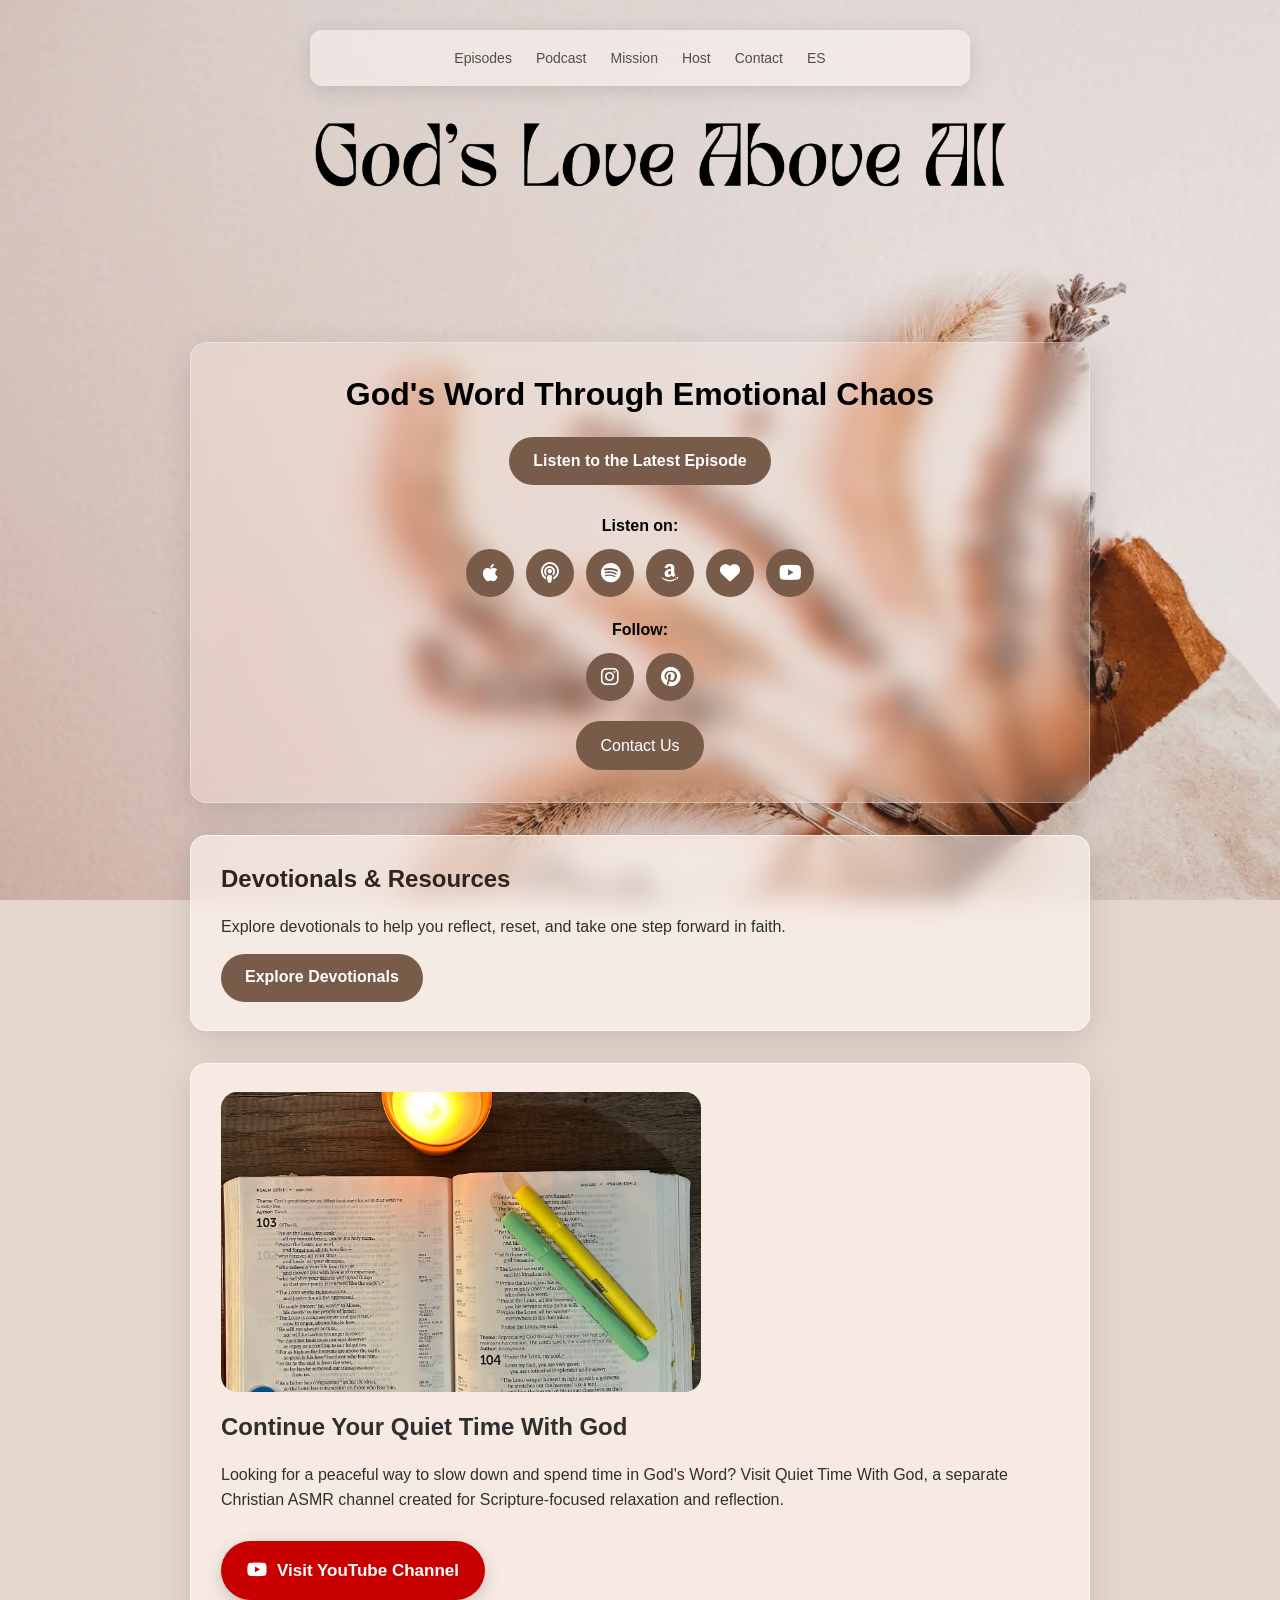
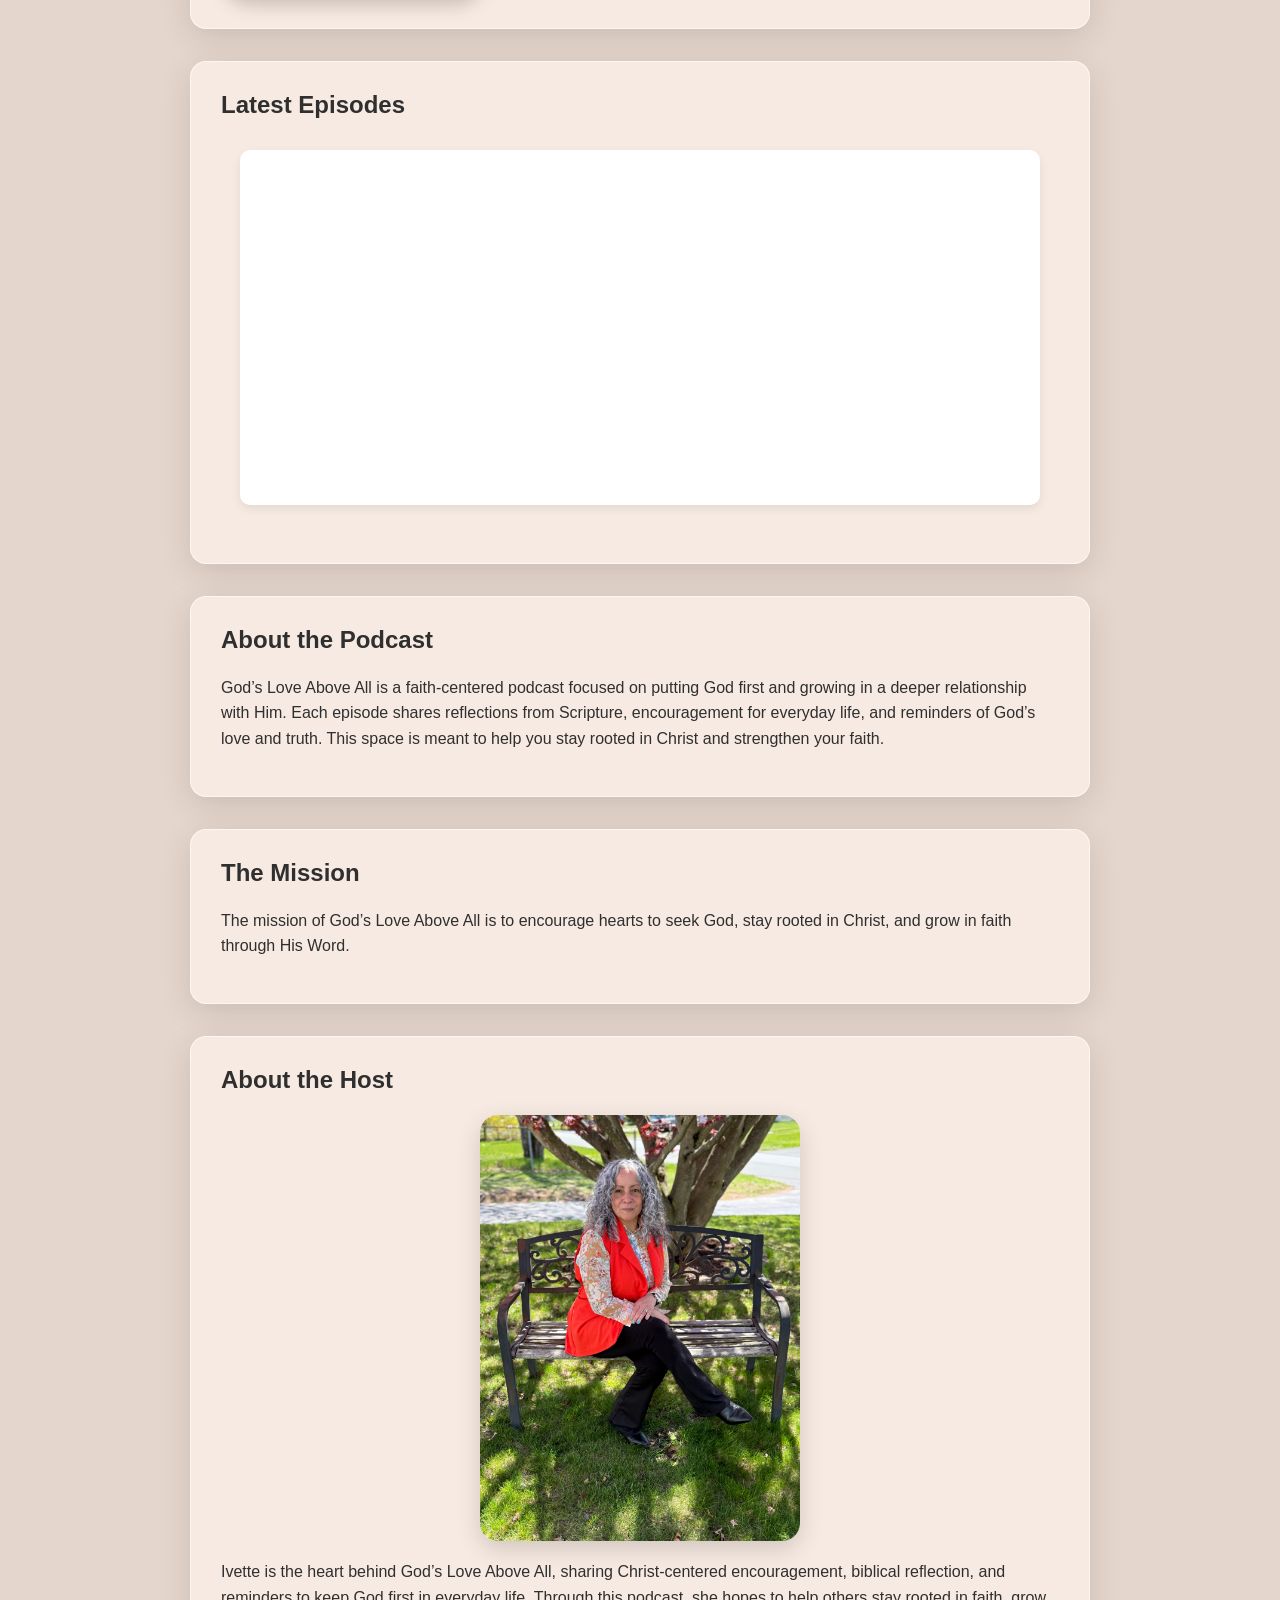
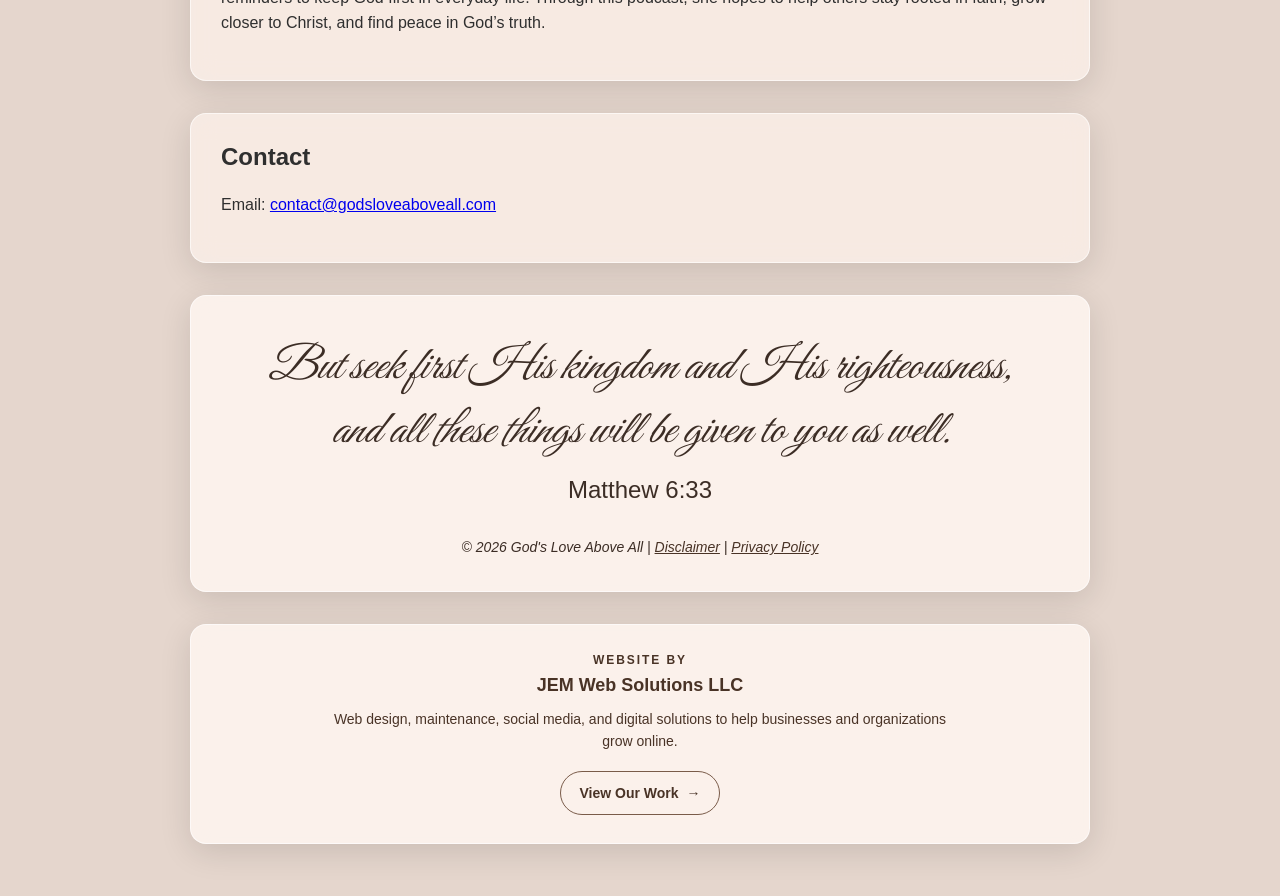
<file: index.html>
<!DOCTYPE html>
<html lang="en">
<head>
  <!-- Google tag (gtag.js) -->
<script async src="https://www.googletagmanager.com/gtag/js?id=G-HRJC5FQG7M"></script>
<script>
  window.dataLayer = window.dataLayer || [];
  function gtag(){dataLayer.push(arguments);}
  gtag('js', new Date());

  gtag('config', 'G-HRJC5FQG7M');
</script>
<meta charset="UTF-8">
<meta name="viewport" content="width=device-width, initial-scale=1.0">
<title>God's Love Above All</title>
<link rel="stylesheet" href="style.css">
<link rel="stylesheet" href="https://cdnjs.cloudflare.com/ajax/libs/font-awesome/6.5.0/css/all.min.css">
<link href="https://fonts.googleapis.com/css2?family=Great+Vibes&display=swap" rel="stylesheet">
<script src="navigation.js" defer></script>
</head>

<body>

    <header class="site-header">


        
        <a class="mobile-brand" href="index.html">God’s Love Above All</a>
        <button class="menu-toggle" type="button" aria-expanded="false" aria-controls="main-navigation" aria-label="Open menu" hidden>
          <span></span><span></span><span></span>
        </button>
        <nav id="main-navigation" aria-label="Main navigation">
          <a href="#episodes-section">Episodes</a>
          <a href="#about">Podcast</a>
          <a href="#mission">Mission</a>
          <a href="#host">Host</a>
          <a href="#contact">Contact</a>
          <a href="es.html">ES</a>
        
        </nav>
        </header>

    <section class="hero">   
                  <h2>God's Word Through Emotional Chaos</h2>
                  <a class="primary-button" href="#episodes-section">Listen to the Latest Episode</a>
            <div class="listen-on">

                <p>Listen on:</p>
              
                <div class="platform-icons">

                    <a href="https://podcasts.apple.com/us/podcast/gods-love-above-all/id1883376237" target="_blank" aria-label="Apple Podcasts">
                        <i class="fa-brands fa-apple"></i>
                      </a>
                    
                    <a href="https://hellofw5.podbean.com/e/trailergods-love-above-all/" target="_blank" aria-label="Podbean">
                        <i class="fa-solid fa-podcast"></i>
                      </a>
                    
                    <a href="https://open.spotify.com/show/4cwq4dIFo6fKn4jEsIoV0Q" target="_blank" aria-label="Spotify">
                    <i class="fa-brands fa-spotify"></i>
                    </a>
                    <a href="https://music.amazon.com/podcasts/1dc043ef-85d8-442a-a1b0-2720efad68a0/god’s-love-above-all" target="_blank" aria-label="Amazon Music">
                      <i class="fa-brands fa-amazon"></i>
                  </a>
                  
                  <a href="https://www.iheart.com/podcast/1333-gods-love-above-all-326043954/" target="_blank" aria-label="iHeart">
                      <i class="fa-solid fa-heart"></i>
                  </a>
                  <a href="https://www.youtube.com/@GodsLoveAboveAll-f8w" target="_blank" class="youtube-icon" aria-label="YouTube">
                                        <i class="fa-brands fa-youtube"></i>
                  </a>
                    </div>
                    
              
                <p class="follow-text">Follow:</p>
              
                <div class="social-icons">
                    <a href="https://www.instagram.com/godsloveaboveall_/" target="_blank" aria-label="Instagram">
                        <i class="fa-brands fa-instagram"></i>
                        </a>  
                        <a href="https://www.pinterest.com/imontanez0265" target="_blank" aria-label="Pinterest">
                          <i class="fa-brands fa-pinterest"></i>
                        </a>             

                      </div>
                        <a href="mailto:contact@godsloveaboveall.com" class="contact-button">Contact Us</a>            
            </div>
            </section>

    <section id="devotionals">
      <h2><a href="devotionals.html">Devotionals &amp; Resources</a></h2>
      <p>Explore devotionals to help you reflect, reset, and take one step forward in faith.</p>
      <a class="resource-button" href="devotionals.html">Explore Devotionals</a>
    </section>
            <section id="quiet-time-feature">
              <img src="quiet-time-cover 2.jpeg"
     alt="Open Bible with candle, highlighters, and heart-shaped notes"
     class="quiet-time-cover">
              <h2>Continue Your Quiet Time With God</h2>
            
              <p>
                Looking for a peaceful way to slow down and spend time in God's Word?
                Visit Quiet Time With God, a separate Christian ASMR channel created
                for Scripture-focused relaxation and reflection.
              </p>
            
              <a href="https://www.youtube.com/@quietwithgodasmr"
                 target="_blank"
                 rel="noopener noreferrer"
                 class="quiet-youtube-btn" aria-label="YouTube">
                <i class="fab fa-youtube"></i>
                Visit YouTube Channel
              </a>
  
            </section>

      <section id="episodes-section">
                              <h2>Latest Episodes</h2>
            
                    <div class="podcast-player">
                        <iframe title="God’s Love Above All"
                          allowtransparency="true"
                          height="315"
                          width="100%"
                          style="border: none; min-width: min(100%, 430px); height:315px;"
                          scrolling="no"
                          data-name="pb-iframe-player"
                          src="https://www.podbean.com/player-v2/?i=mju8r-14e6047-pbblog-playlist&share=1&download=1&fonts=Arial&skin=1&font-color=auto&rtl=0&logo_link=episode_page&btn-skin=7&size=315"
                          loading="lazy"
                          allowfullscreen="">
                        </iframe>
                      </div>
            
            </section>
<section id="about">
<h2>About the Podcast </h2>
<p>
     God’s Love Above All is a faith-centered podcast focused on putting God first and growing in a deeper relationship with Him. Each episode shares reflections from Scripture, encouragement for everyday life, and reminders of God’s love and truth. This space is meant to help you stay rooted in Christ and strengthen your faith.
</p>
</section>







<section id="mission">
    <h2>The Mission</h2>
    <p>The mission of God’s Love Above All is to encourage hearts to seek God, stay rooted in Christ, and grow in faith through His Word.</p>
    </section>


<section id="host">
    <h2>About the Host</h2>
    <img src="host-photo.jpg" alt="Photo of the host" class="host-photo">
    <p>Ivette is the heart behind God’s Love Above All, sharing Christ-centered encouragement, biblical reflection, and reminders to keep God first in everyday life. Through this podcast, she hopes to help others stay rooted in faith, grow closer to Christ, and find peace in God’s truth.</p>
  </section>



  

  <section id="contact">
<h2>Contact</h2>
<p>Email: <a href="mailto:contact@godsloveaboveall.com">contact@godsloveaboveall.com</a></p>
</section>

<footer class="footer-verse">
  <p class="verse">
      But seek first His kingdom and His righteousness, and all these things will be given to you as well.
  </p>
  <p class="verse-ref">Matthew 6:33</p>
  <p class="footer-copy">© 2026 God's Love Above All | <a href="disclaimer.html">Disclaimer</a> | <a href="privacy.html">Privacy Policy</a></p>
</footer>

<div class="business-credit">
    <p class="business-credit-label">Website by</p>
    <a class="business-credit-name" href="https://jemwebsolutions.com" target="_blank" rel="noopener noreferrer">JEM Web Solutions LLC</a>
    <p class="business-credit-description">Web design, maintenance, social media, and digital solutions to help businesses and organizations grow online.</p>
    <a class="business-credit-button" href="https://jemwebsolutions.com" target="_blank" rel="noopener noreferrer">View Our Work <span aria-hidden="true">→</span></a>
</div>
</body>
</html>
</file>
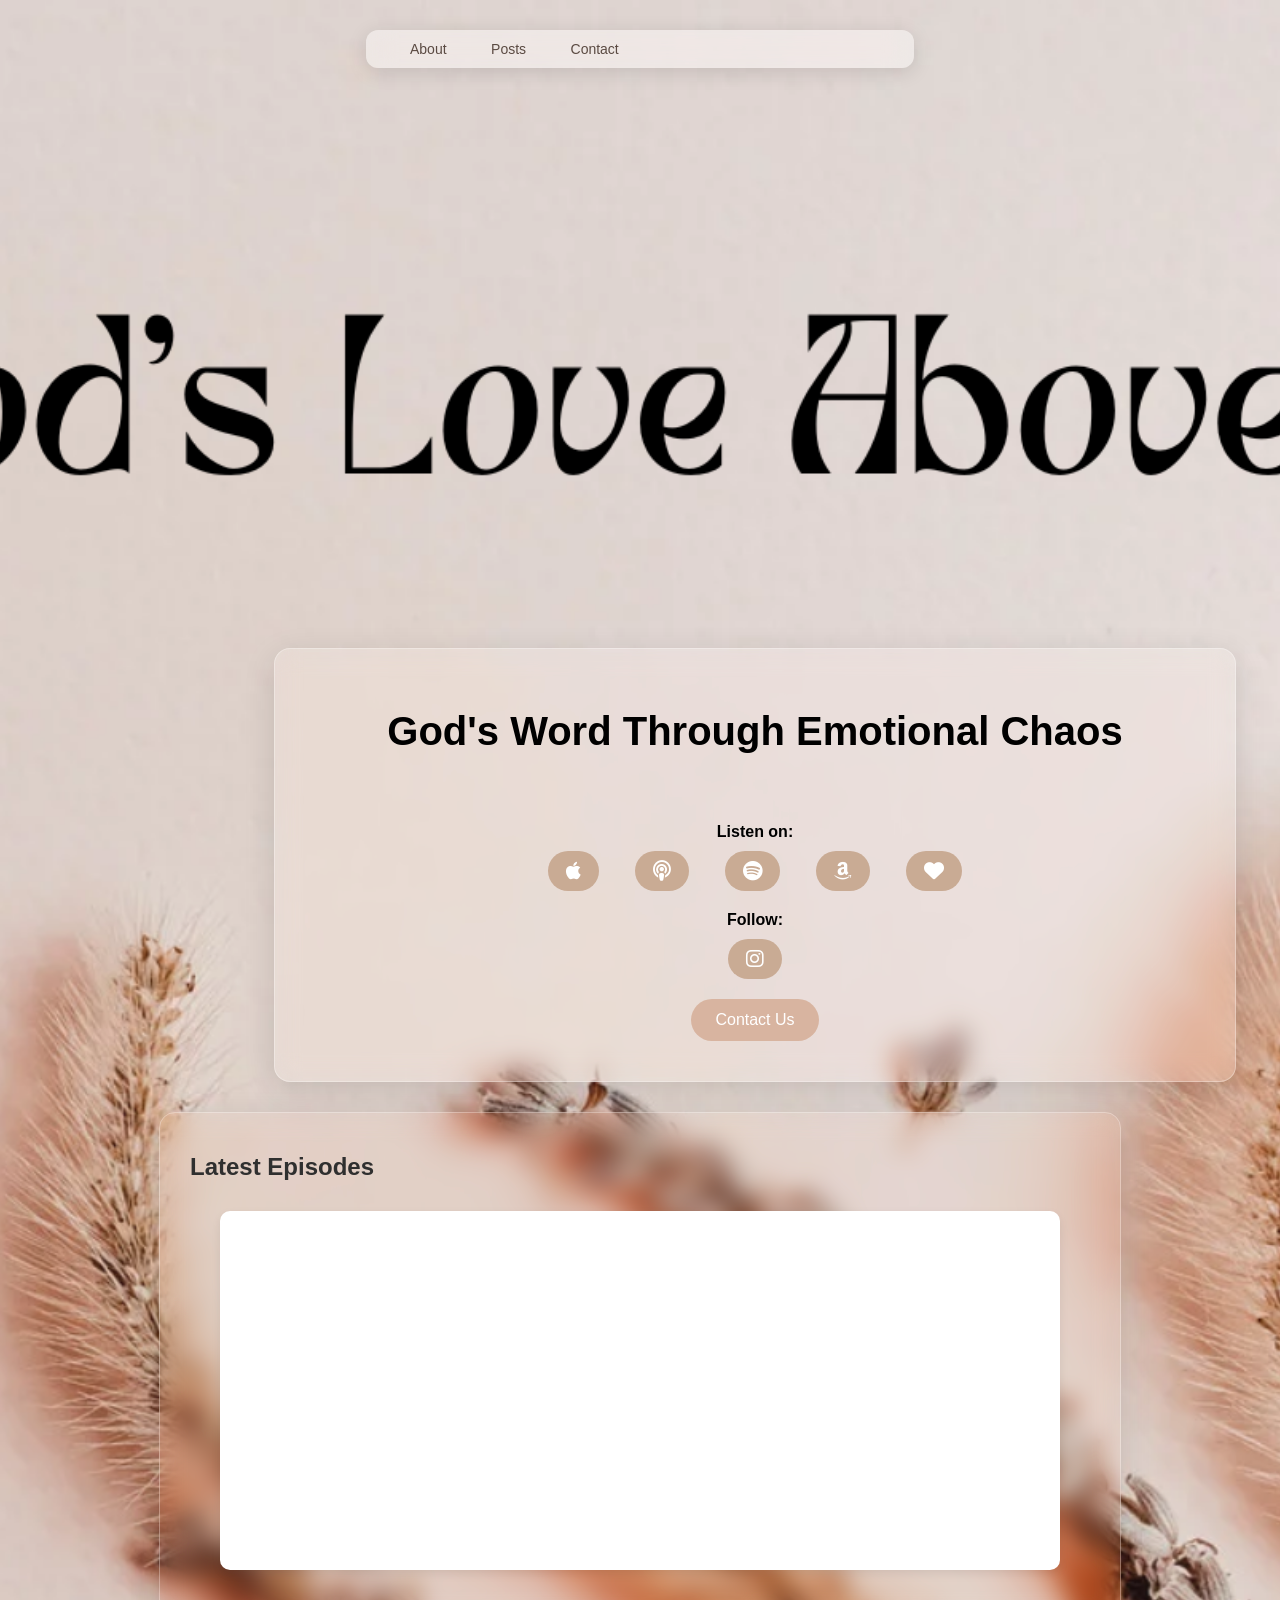
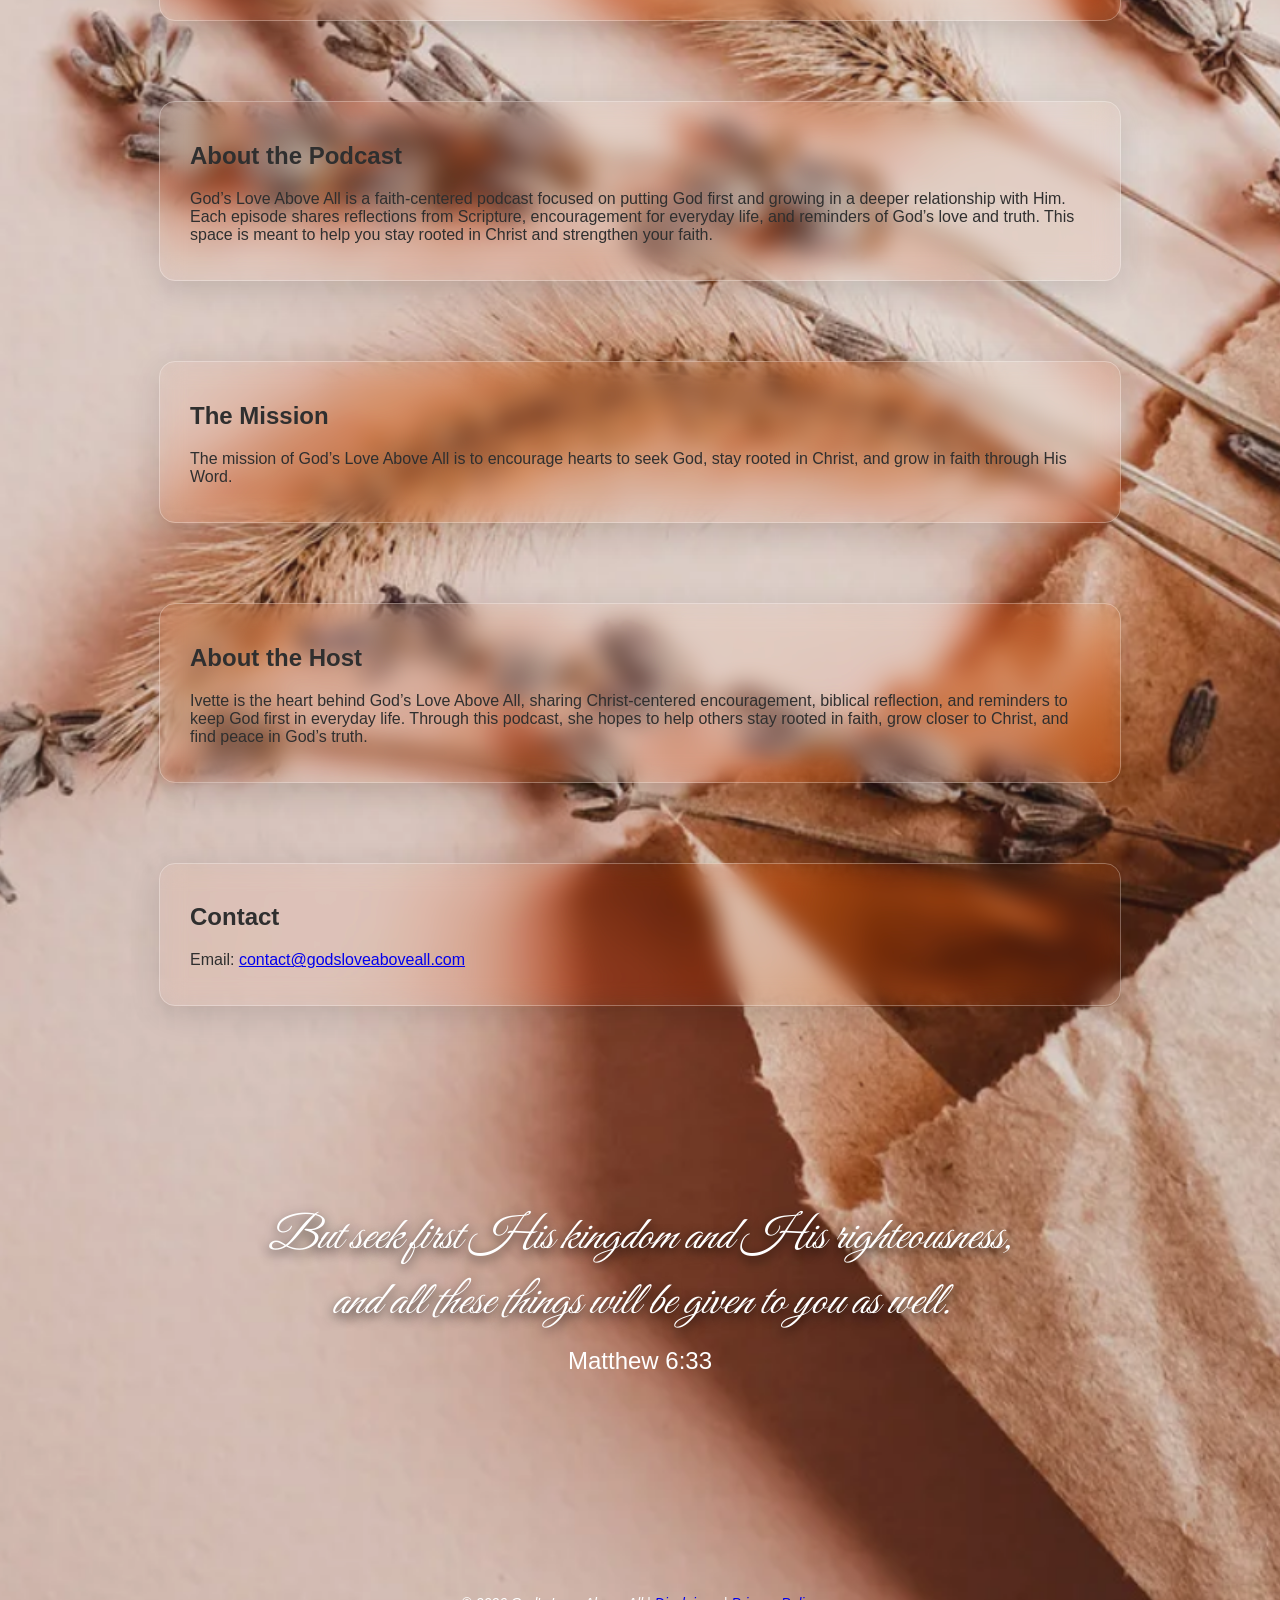
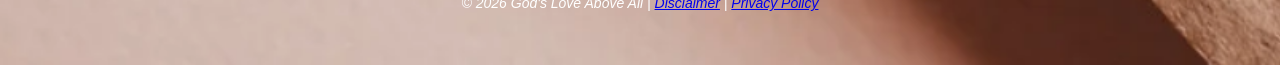
<file: gods-love-website 1/index.html>
<!DOCTYPE html>
<html lang="en">
<head>
  <!-- Google tag (gtag.js) -->
<script async src="https://www.googletagmanager.com/gtag/js?id=G-HRJC5FQG7M"></script>
<script>
  window.dataLayer = window.dataLayer || [];
  function gtag(){dataLayer.push(arguments);}
  gtag('js', new Date());

  gtag('config', 'G-HRJC5FQG7M');
</script>
<meta charset="UTF-8">
<meta name="viewport" content="width=device-width, initial-scale=1.0">
<title>God's Love Above All</title>
<link rel="stylesheet" href="style.css">
<link rel="stylesheet" href="https://cdnjs.cloudflare.com/ajax/libs/font-awesome/6.5.0/css/all.min.css">
<link href="https://fonts.googleapis.com/css2?family=Great+Vibes&display=swap" rel="stylesheet">
</head>

<body>

    <header>

        <div class="logo-area">
        </div>
        
        <nav>
        <a href="#about">About</a>
        <a href="index.html#episodes-section">Posts</a>                        <a href="mailto:contact@godsloveaboveall.com">Contact</a>        </nav>
        
        </header>

        <div class="top-two-sections"> 
          <section id="devotionals">
            <h2>Devotionals &amp; Resources</h2>
            <h3>When Anxiety Replaces Peace — A Short Devotional</h3>
            <p>A simple, Scripture-based reflection to help you find peace in God during anxious moments.</p>
            <p>👉 <a href="https://payhip.com/b/OhSVq" target="_blank">Download here</a></p>
          </section>
    <section class="hero">   
                  <h2>God's Word Through Emotional Chaos</h2>
            <div class="listen-on">

                <p>Listen on:</p>
              
                <div class="platform-icons">

                    <a href="https://podcasts.apple.com/us/podcast/gods-love-above-all/id1883376237" target="_blank">
                        <i class="fa-brands fa-apple"></i>
                      </a>
                    
                    <a href="https://hellofw5.podbean.com/e/trailergods-love-above-all/" target="_blank">
                        <i class="fa-solid fa-podcast"></i>
                      </a>
                    
                    <a href="https://open.spotify.com/show/4cwq4dIFo6fKn4jEsIoV0Q" target="_blank">
                    <i class="fa-brands fa-spotify"></i>
                    <a href="https://music.amazon.com/podcasts/1dc043ef-85d8-442a-a1b0-2720efad68a0/god’s-love-above-all" target="_blank">
                      <i class="fa-brands fa-amazon"></i>
                  </a>
                  
                  <a href="https://www.iheart.com/podcast/1333-gods-love-above-all-326043954/" target="_blank">
                      <i class="fa-solid fa-heart"></i>
                  </a>
                    </div>
                    
              
                <p class="follow-text">Follow:</p>
              
                <div class="social-icons">
                    <a href="https://www.instagram.com/godsloveaboveall_/" target="_blank">
                        <i class="fa-brands fa-instagram"></i>
                        </a>              </div>
            <a href="mailto:contact@godsloveaboveall.com" class="contact-button">Contact Us</a>            
            </section>
          </section>


          
        </section>
      </div>
      <section id="episodes-section">
                              <h2>Latest Episodes</h2>
            
                    <div class="podcast-player">
                        <iframe title="God’s Love Above All"
                          allowtransparency="true"
                          height="315"
                          width="100%"
                          style="border: none; min-width: min(100%, 430px); height:315px;"
                          scrolling="no"
                          data-name="pb-iframe-player"
                          src="https://www.podbean.com/player-v2/?i=mju8r-14e6047-pbblog-playlist&share=1&download=1&fonts=Arial&skin=1&font-color=auto&rtl=0&logo_link=episode_page&btn-skin=7&size=315"
                          loading="lazy"
                          allowfullscreen="">
                        </iframe>
                      </div>
            
            </section>
<section id="about">
<h2>About the Podcast </h2>
<p>
     God’s Love Above All is a faith-centered podcast focused on putting God first and growing in a deeper relationship with Him. Each episode shares reflections from Scripture, encouragement for everyday life, and reminders of God’s love and truth. This space is meant to help you stay rooted in Christ and strengthen your faith.
</p>
</section>







<section id="mission">
    <h2>The Mission</h2>
    <p>The mission of God’s Love Above All is to encourage hearts to seek God, stay rooted in Christ, and grow in faith through His Word.</p>
    </section>
<section id="host">
    <h2>About the Host</h2>
    <p>Ivette is the heart behind God’s Love Above All, sharing Christ-centered encouragement, biblical reflection, and reminders to keep God first in everyday life. Through this podcast, she hopes to help others stay rooted in faith, grow closer to Christ, and find peace in God’s truth.</p>
  </section>



  

  <section id="contact">
<h2>Contact</h2>
<p>Email: <a href="mailto:contact@godsloveaboveall.com">contact@godsloveaboveall.com</a></p>
</section>

<footer>
</footer>
<div class="footer-verse">
  <p class="verse">
      But seek first His kingdom and His righteousness, and all these things will be given to you as well.
  </p>
  <p class="verse-ref">Matthew 6:33</p>
  <p class="footer-copy" style="margin-top: 180px;">© 2026 God's Love Above All | <a href="disclaimer.html">Disclaimer</a> | <a href="privacy.html">Privacy Policy</a></p>
</file>
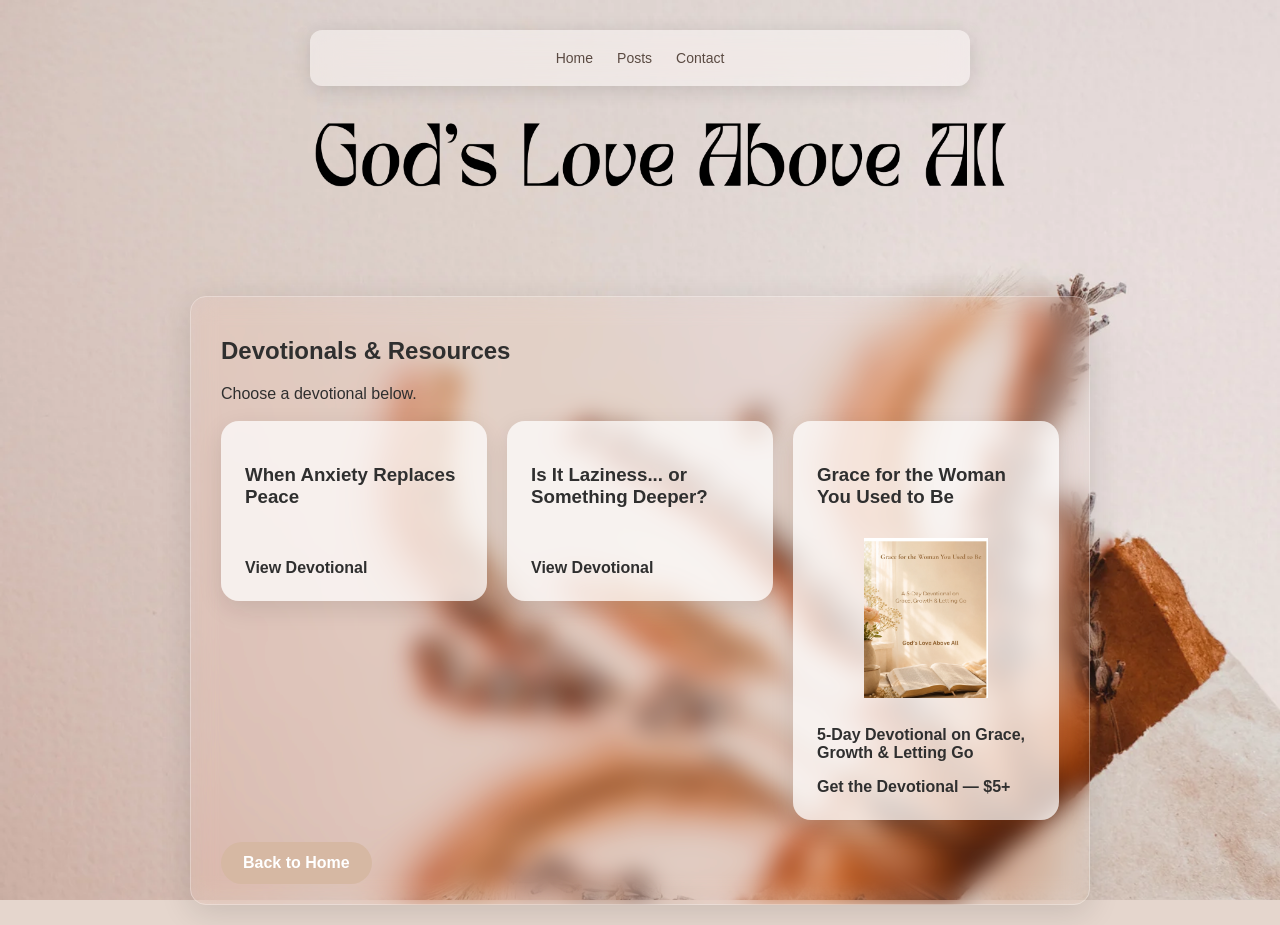
<file: devotionals.html>
<!DOCTYPE html>
<html lang="en">
<head>
  <meta charset="UTF-8">
  <meta name="viewport" content="width=device-width, initial-scale=1.0">
  <title>Devotionals & Resources</title>
  <link rel="stylesheet" href="style.css">
  <!-- Google tag (gtag.js) -->
<script async src="https://www.googletagmanager.com/gtag/js?id=G-HRJC5FQG7M"></script>
<script>
  window.dataLayer = window.dataLayer || [];
  function gtag(){dataLayer.push(arguments);}
  gtag('js', new Date());

  gtag('config', 'G-HRJC5FQG7M');
</script>
<script src="navigation.js" defer></script>
</head>
<body class="devotionals-page">

  <header class="site-header">
    <a class="mobile-brand" href="index.html">God’s Love Above All</a>
        <button class="menu-toggle" type="button" aria-expanded="false" aria-controls="main-navigation" aria-label="Open menu" hidden>
          <span></span><span></span><span></span>
        </button>
        <nav id="main-navigation" aria-label="Main navigation">
      <a href="index.html">Home</a>
      <a href="index.html#episodes-section">Posts</a>
      <a href="mailto:contact@godsloveaboveall.com">Contact</a>
    </nav>
  </header>

  <main class="devotionals-page-content">
    <section class="devotionals-page-card">
      <h1>Devotionals &amp; Resources</h1>
      <p>Choose a devotional below.</p>

      <div class="devotionals-buttons">
        <a href="https://payhip.com/b/OhSVq" target="_blank" class="devotional-card">          
          <h3>When Anxiety Replaces Peace</h3>
          <span>View Devotional</span>
        </a>
        
        <a href="https://payhip.com/b/GloQp" target="_blank" class="devotional-card">          
          <h3>Is It Laziness... or Something Deeper?</h3>
          <span>View Devotional</span>
        </a>
        
        <a href="https://payhip.com/b/fDmkJ" target="_blank" class="devotional-card">
          <h3>Grace for the Woman You Used to Be</h3>
          <img src="grace-devotional.webp" alt="Grace for the Woman You Used to Be devotional cover" class="devotional-cover">
          <p>5-Day Devotional on Grace, Growth &amp; Letting Go</p>
          <span>Get the Devotional — $5+</span>
        </a>
      </div>
      <a href="index.html" class="back-home-button">Back to Home</a>
    </section>
  </main>

</body>
</html>
</file>
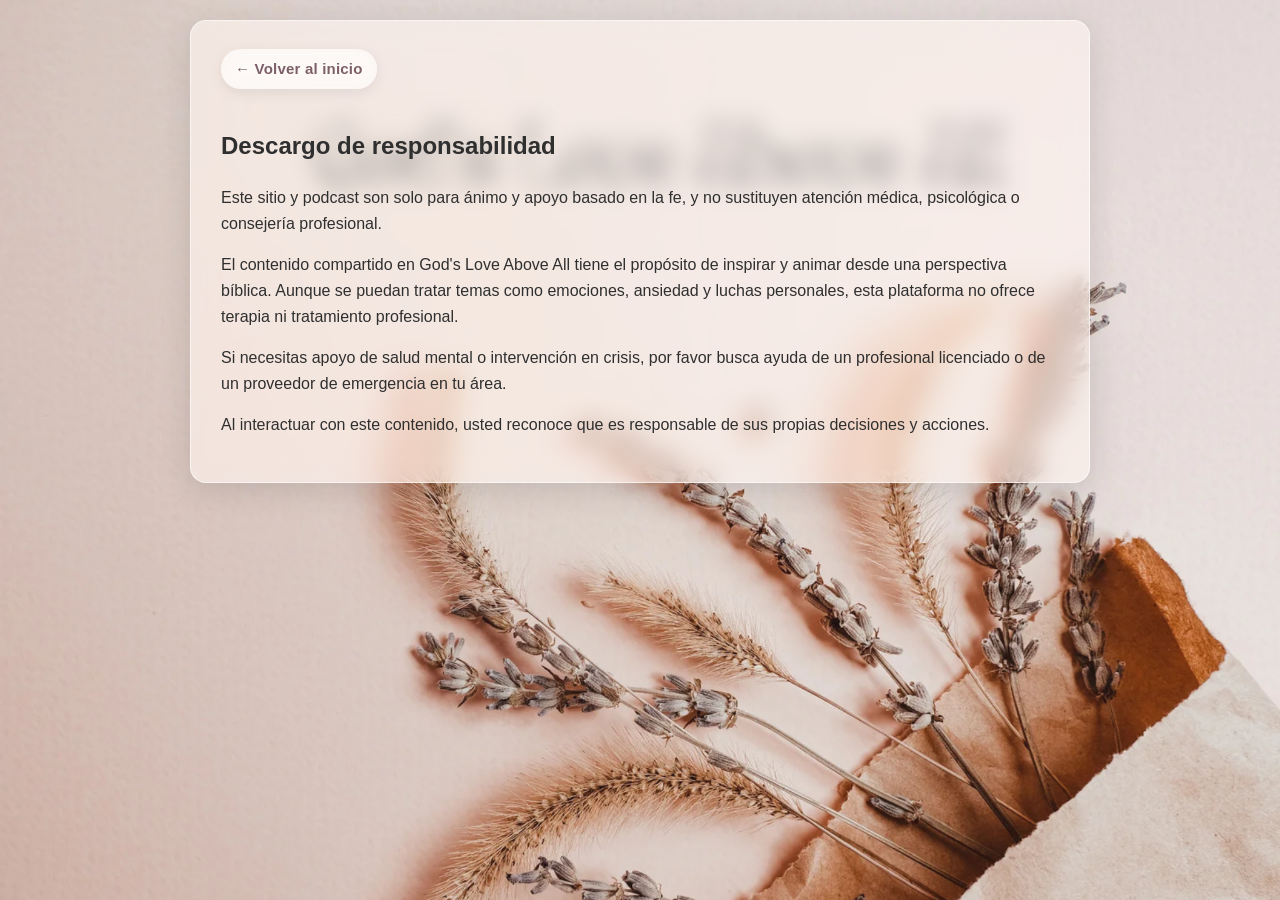
<file: disclaimer-es.html>
<!DOCTYPE html>
<html lang="es"><head>
  <meta charset="UTF-8">
  <meta name="viewport" content="width=device-width, initial-scale=1.0">
  <title>Descargo de responsabilidad | God's Love Above All</title>  
  <link rel="stylesheet" href="style.css">
</head>
<body>

  <section class="policy-box">
    <a href="es.html" class="back-home">← Volver al inicio</a>
    <h1>Descargo de responsabilidad</h1>
    <p>
      Este sitio y podcast son solo para ánimo y apoyo basado en la fe, y no sustituyen atención médica, psicológica o consejería profesional.    </p>

    <p>
      El contenido compartido en God's Love Above All tiene el propósito de inspirar y animar desde una perspectiva bíblica. Aunque se puedan tratar temas como emociones, ansiedad y luchas personales, esta plataforma no ofrece terapia ni tratamiento profesional.    </p>

    <p>
      Si necesitas apoyo de salud mental o intervención en crisis, por favor busca ayuda de un profesional licenciado o de un proveedor de emergencia en tu área.    </p>

    <p>
      Al interactuar con este contenido, usted reconoce que es responsable de sus propias decisiones y acciones.    </p>
  </section>

</body>
</html>
</file>
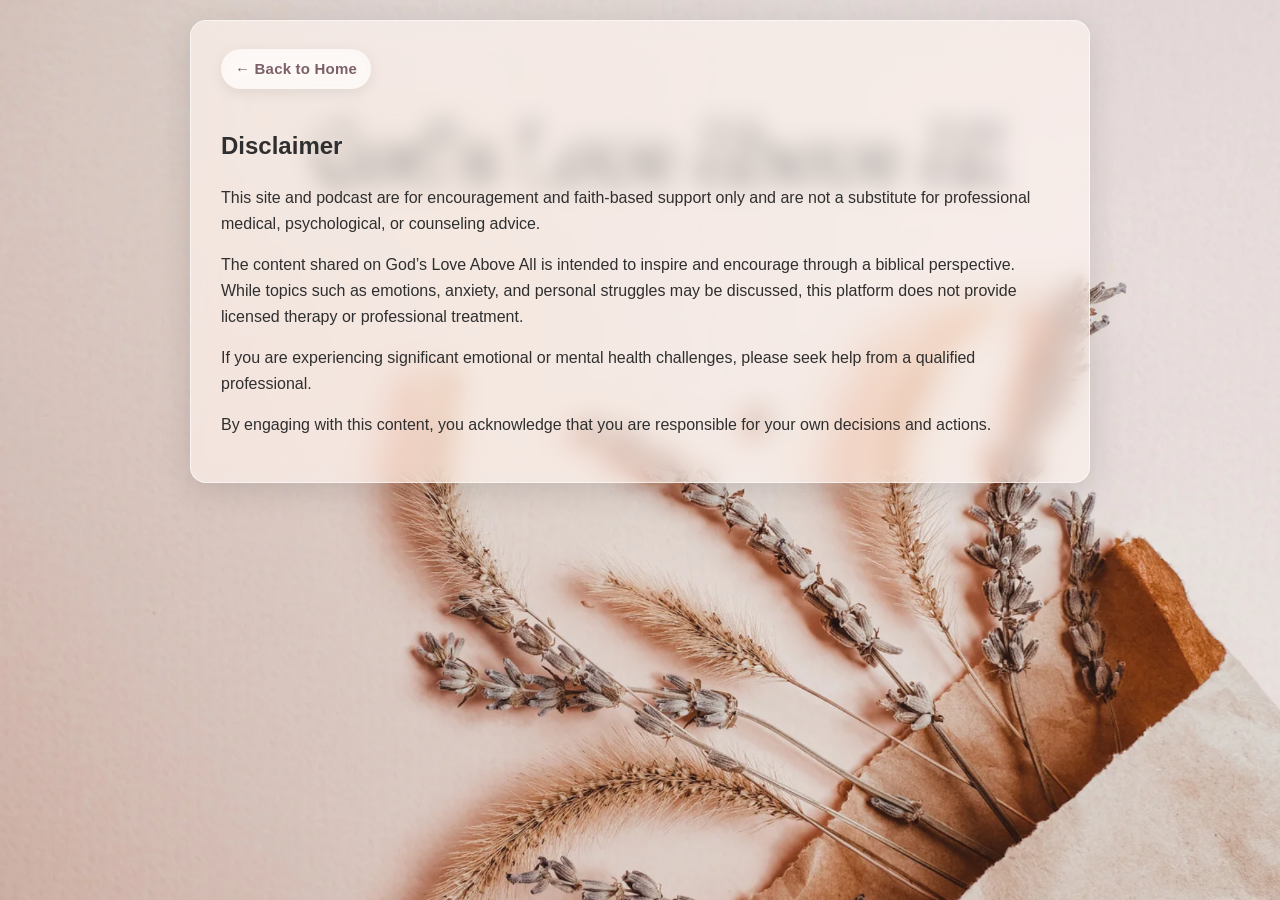
<file: disclaimer.html>
<!DOCTYPE html>
<html lang="en">
<head>
  <meta charset="UTF-8">
  <meta name="viewport" content="width=device-width, initial-scale=1.0">
  <title>Disclaimer | God’s Love Above All</title>
  <link rel="stylesheet" href="style.css">
</head>
<body>

  <section class="policy-box">
    <a href="index.html" class="back-home">← Back to Home</a>

    <h1>Disclaimer</h1>

    <p>
      This site and podcast are for encouragement and faith-based support only and are not a substitute for professional medical, psychological, or counseling advice.
    </p>

    <p>
      The content shared on God’s Love Above All is intended to inspire and encourage through a biblical perspective. While topics such as emotions, anxiety, and personal struggles may be discussed, this platform does not provide licensed therapy or professional treatment.
    </p>

    <p>
      If you are experiencing significant emotional or mental health challenges, please seek help from a qualified professional.
    </p>

    <p>
      By engaging with this content, you acknowledge that you are responsible for your own decisions and actions.
    </p>
  </section>

</body>
</html>
</file>
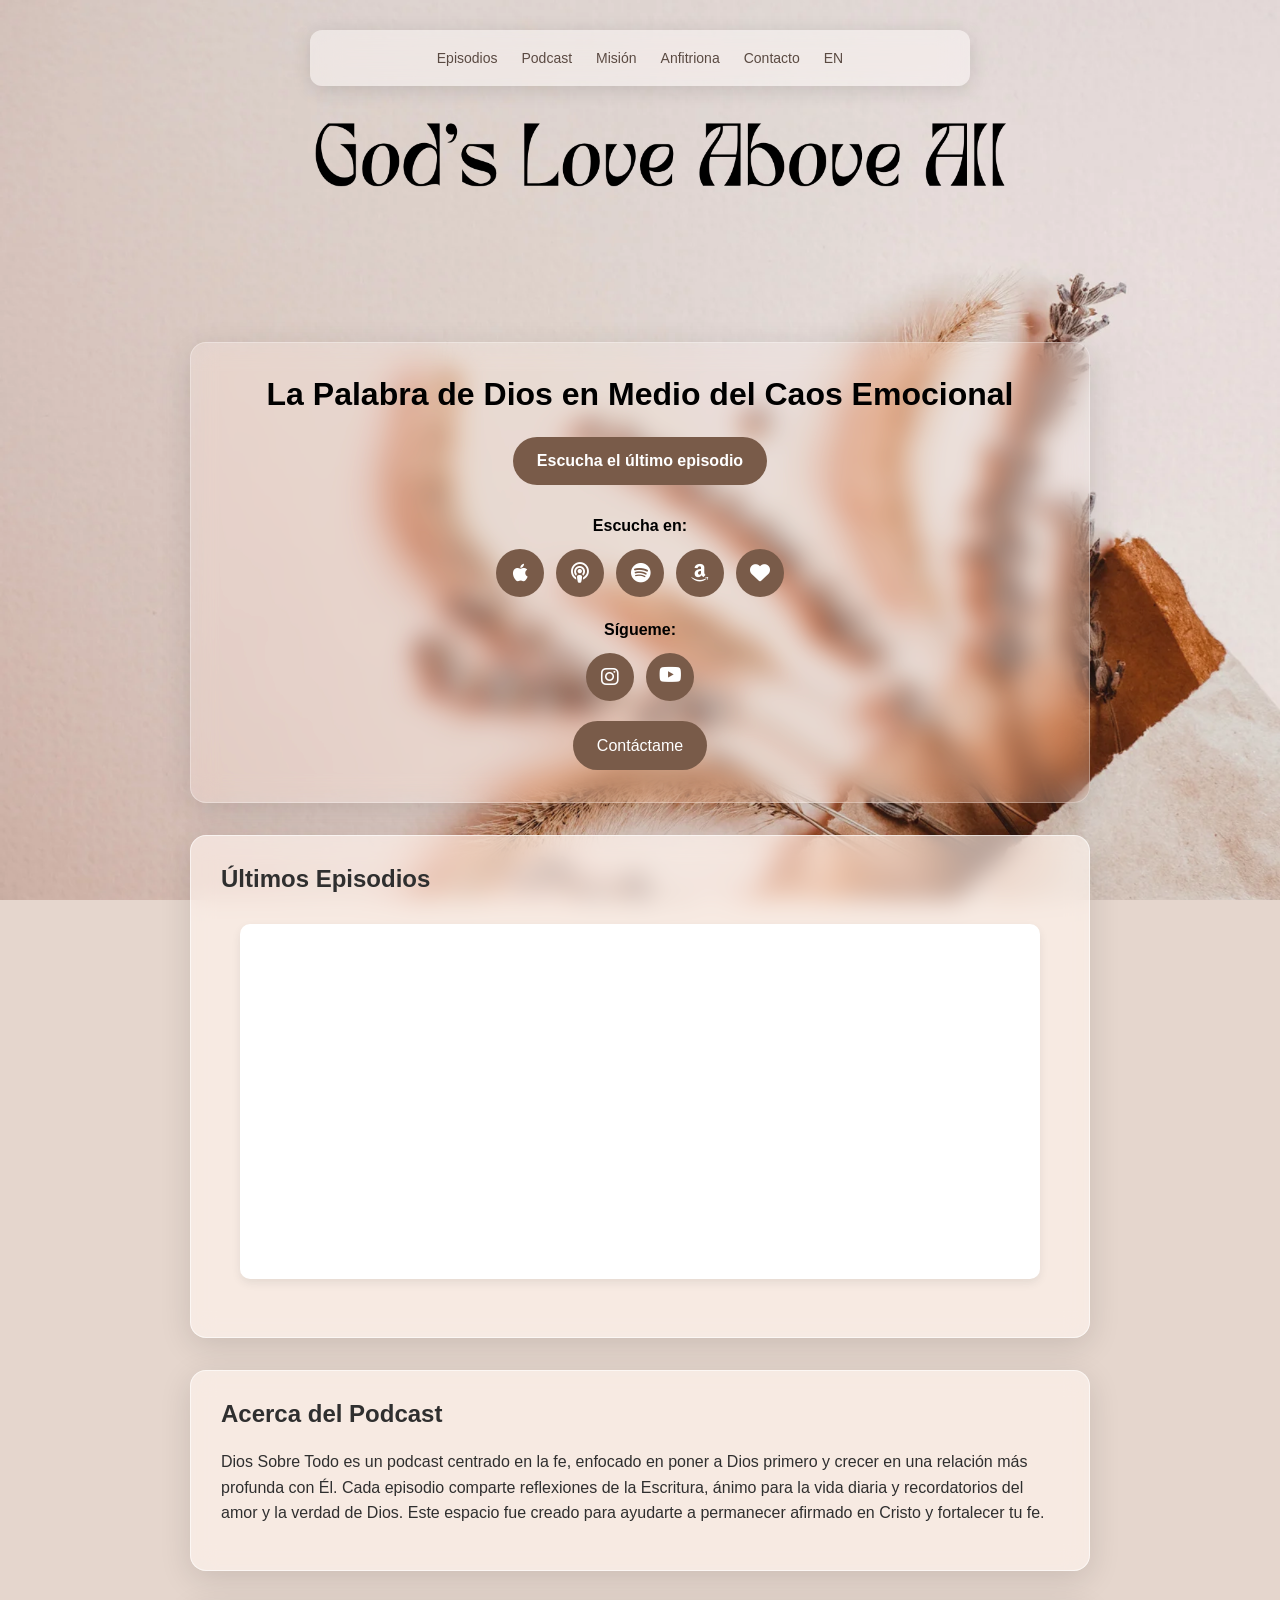
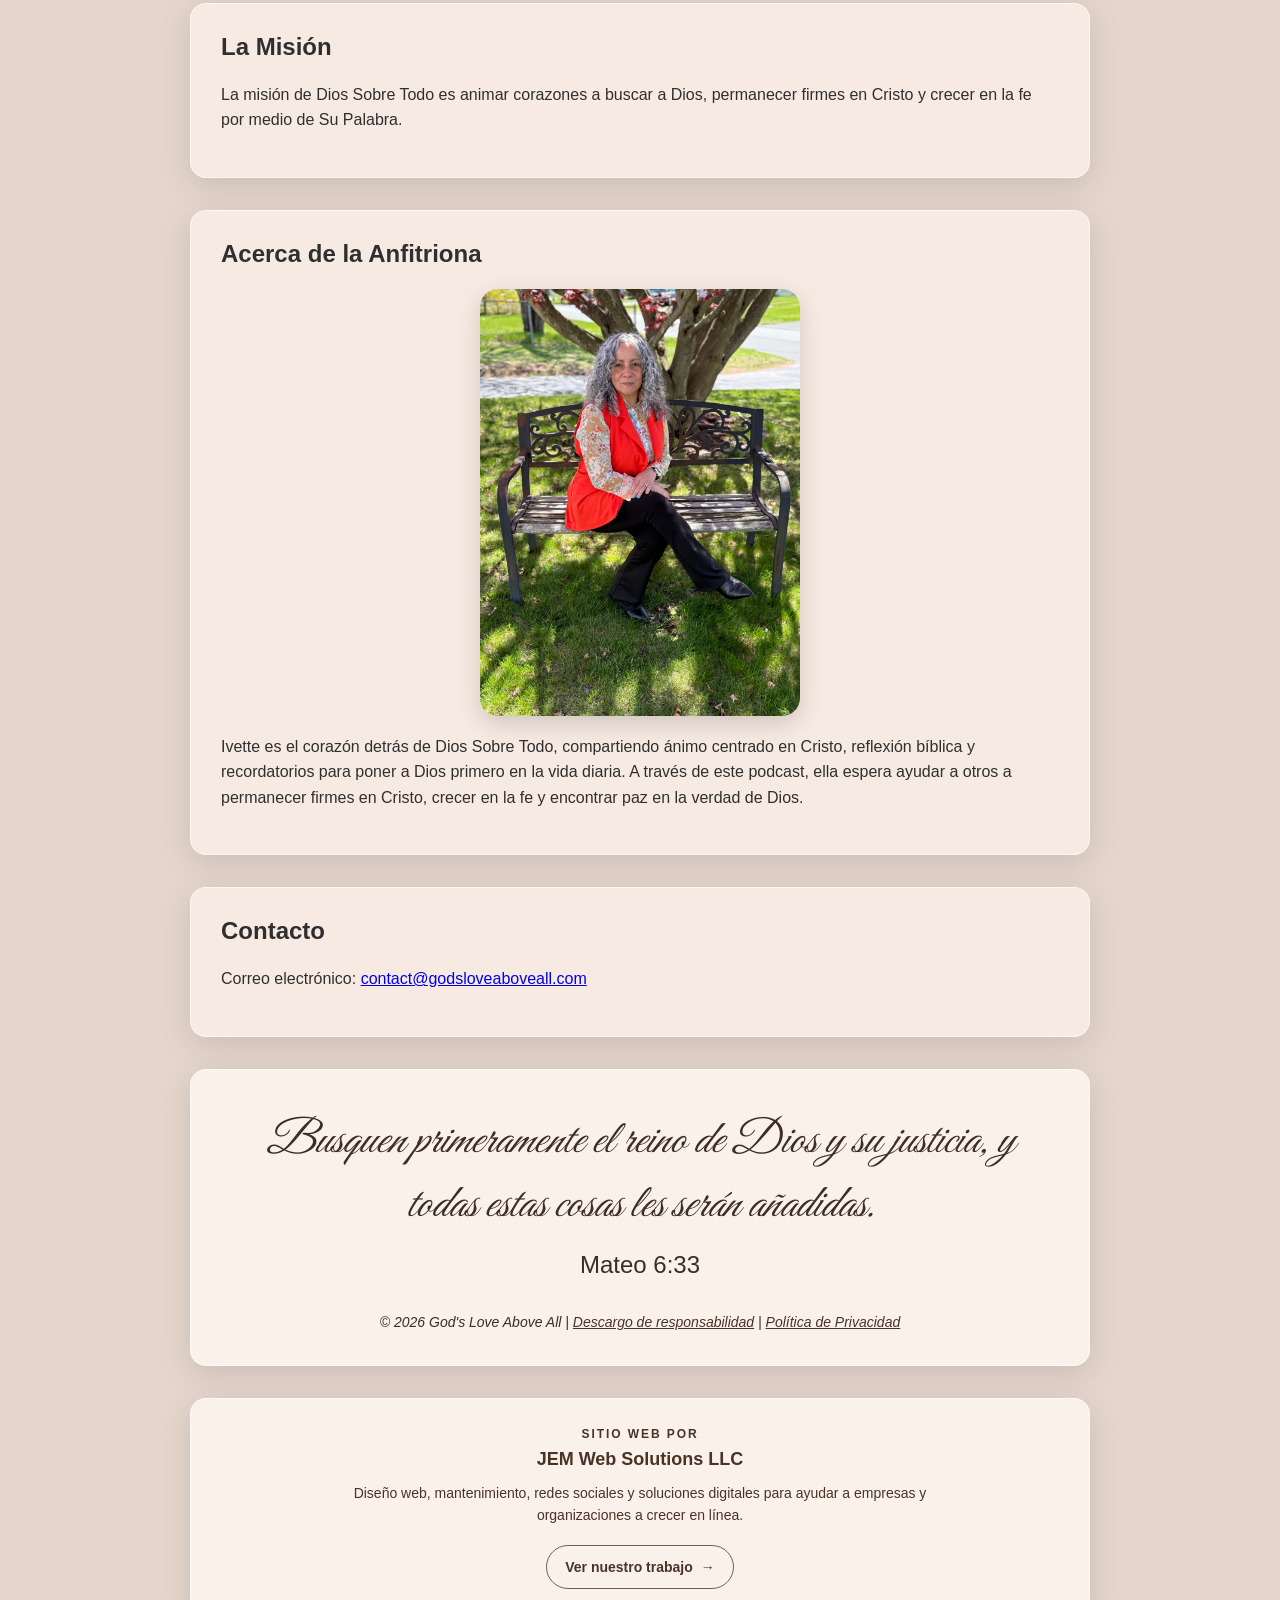
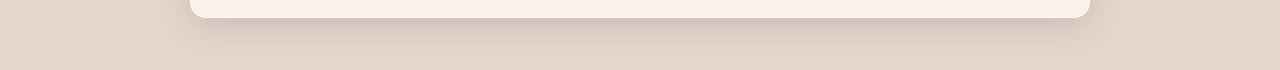
<file: es.html>
<!DOCTYPE html>
<html lang="es">
<head>
  <!-- Google tag (gtag.js) -->
<script async src="https://www.googletagmanager.com/gtag/js?id=G-HRJC5FQG7M"></script>
<script>
  window.dataLayer = window.dataLayer || [];
  function gtag(){dataLayer.push(arguments);}
  gtag('js', new Date());

  gtag('config', 'G-HRJC5FQG7M');
</script>
<meta charset="UTF-8">
<meta name="viewport" content="width=device-width, initial-scale=1.0">
<title>Dios Sobre Todo</title>
<link rel="stylesheet" href="style.css">
<link rel="stylesheet" href="https://cdnjs.cloudflare.com/ajax/libs/font-awesome/6.5.0/css/all.min.css">
<link href="https://fonts.googleapis.com/css2?family=Great+Vibes&display=swap" rel="stylesheet">
<script src="navigation.js" defer></script>
</head>

<body>

    <header class="site-header">


        
        <a class="mobile-brand" href="es.html">Dios Sobre Todo</a>
        <button class="menu-toggle" type="button" aria-expanded="false" aria-controls="main-navigation" aria-label="Abrir menú" hidden>
          <span></span><span></span><span></span>
        </button>
        <nav id="main-navigation" aria-label="Navegación principal">
          <a href="#episodes-section">Episodios</a>
          <a href="#about">Podcast</a>
          <a href="#mission">Misión</a>
          <a href="#host">Anfitriona</a>
          <a href="#contact">Contacto</a>
          <a href="index.html">EN</a>
        </nav>
        </header>

          
    <section class="hero">   
                  <h2>La Palabra de Dios en Medio del Caos Emocional</h2>
                  <a class="primary-button" href="#episodes-section">Escucha el último episodio</a>
            <div class="listen-on">

                <p>Escucha en:</p>
              
                <div class="platform-icons">

                    <a href="https://podcasts.apple.com/us/podcast/gods-love-above-all/id1883376237" target="_blank" aria-label="Apple Podcasts">
                        <i class="fa-brands fa-apple"></i>
                      </a>
                    
                    <a href="https://hellofw5.podbean.com/e/trailergods-love-above-all/" target="_blank" aria-label="Podbean">
                        <i class="fa-solid fa-podcast"></i>
                      </a>
                    
                    <a href="https://open.spotify.com/show/4cwq4dIFo6fKn4jEsIoV0Q" target="_blank" aria-label="Spotify">
                    <i class="fa-brands fa-spotify"></i>
                    </a>
                    <a href="https://music.amazon.com/podcasts/1dc043ef-85d8-442a-a1b0-2720efad68a0/god’s-love-above-all" target="_blank" aria-label="Amazon Music">
                      <i class="fa-brands fa-amazon"></i>
                  </a>
                  
                  <a href="https://www.iheart.com/podcast/1333-gods-love-above-all-326043954/" target="_blank" aria-label="iHeart">
                      <i class="fa-solid fa-heart"></i>
                  </a>
                    </div>
                    
              
                <p class="follow-text">Sígueme:</p>
              
                <div class="social-icons">
                    <a href="https://www.instagram.com/godsloveaboveall_/" target="_blank" aria-label="Instagram">
                        <i class="fa-brands fa-instagram"></i>
                        </a>              
                        <a href="https://www.youtube.com/@GodsLoveAboveAll-f8w" target="_blank" aria-label="YouTube">
                          <div>
                            <i class="fa-brands fa-youtube"></i>                          
                          </div>
                        </a>
                      </div>
                        <a href="mailto:contact@godsloveaboveall.com" class="contact-button">Contáctame</a>            
            </div>
            </section>

      <section id="episodes-section">
                              <h2>Últimos Episodios</h2>
            
                    <div class="podcast-player">
                        <iframe title="God’s Love Above All"
                          allowtransparency="true"
                          height="315"
                          width="100%"
                          style="border: none; min-width: min(100%, 430px); height:315px;"
                          scrolling="no"
                          data-name="pb-iframe-player"
                          src="https://www.podbean.com/player-v2/?i=mju8r-14e6047-pbblog-playlist&share=1&download=1&fonts=Arial&skin=1&font-color=auto&rtl=0&logo_link=episode_page&btn-skin=7&size=315"
                          loading="lazy"
                          allowfullscreen="">
                        </iframe>
                      </div>
            
            </section>
<section id="about">
  <h2>Acerca del Podcast</h2>
  <p>
    Dios Sobre Todo es un podcast centrado en la fe, enfocado en poner a Dios primero y crecer en una relación más profunda con Él. Cada episodio comparte reflexiones de la Escritura, ánimo para la vida diaria y recordatorios del amor y la verdad de Dios. Este espacio fue creado para ayudarte a permanecer afirmado en Cristo y fortalecer tu fe.</p>
</section>







<section id="mission">
  <h2>La Misión</h2>
      <p>La misión de Dios Sobre Todo es animar corazones a buscar a Dios, permanecer firmes en Cristo y crecer en la fe por medio de Su Palabra.</p>
    </section>
<section id="host">
  <h2>Acerca de la Anfitriona</h2>    
  <img src="host-photo.jpg" alt="Photo of the host" class="host-photo">
    <p>Ivette es el corazón detrás de Dios Sobre Todo, compartiendo ánimo centrado en Cristo, reflexión bíblica y recordatorios para poner a Dios primero en la vida diaria. A través de este podcast, ella espera ayudar a otros a permanecer firmes en Cristo, crecer en la fe y encontrar paz en la verdad de Dios.</p>
  </section>



  

  <section id="contact">
<h2>Contacto</h2>
<p>Correo electrónico: <a href="mailto:contact@godsloveaboveall.com">contact@godsloveaboveall.com</a></p>
</section>

<footer class="footer-verse">
  <p class="verse">
    Busquen primeramente el reino de Dios y su justicia, y todas estas cosas les serán añadidas.  </p>
  <p class="verse-ref">Mateo 6:33</p>
  <p class="footer-copy">© 2026 God's Love Above All | <a href="disclaimer-es.html">Descargo de responsabilidad</a> | <a href="privacy-es.html">Política de Privacidad</a></p>
</footer>

<div class="business-credit">
    <p class="business-credit-label">Sitio web por</p>
    <a class="business-credit-name" href="https://jemwebsolutions.com" target="_blank" rel="noopener noreferrer">JEM Web Solutions LLC</a>
    <p class="business-credit-description">Diseño web, mantenimiento, redes sociales y soluciones digitales para ayudar a empresas y organizaciones a crecer en línea.</p>
    <a class="business-credit-button" href="https://jemwebsolutions.com" target="_blank" rel="noopener noreferrer">Ver nuestro trabajo <span aria-hidden="true">→</span></a>
</div>
</body>
</html>
</file>
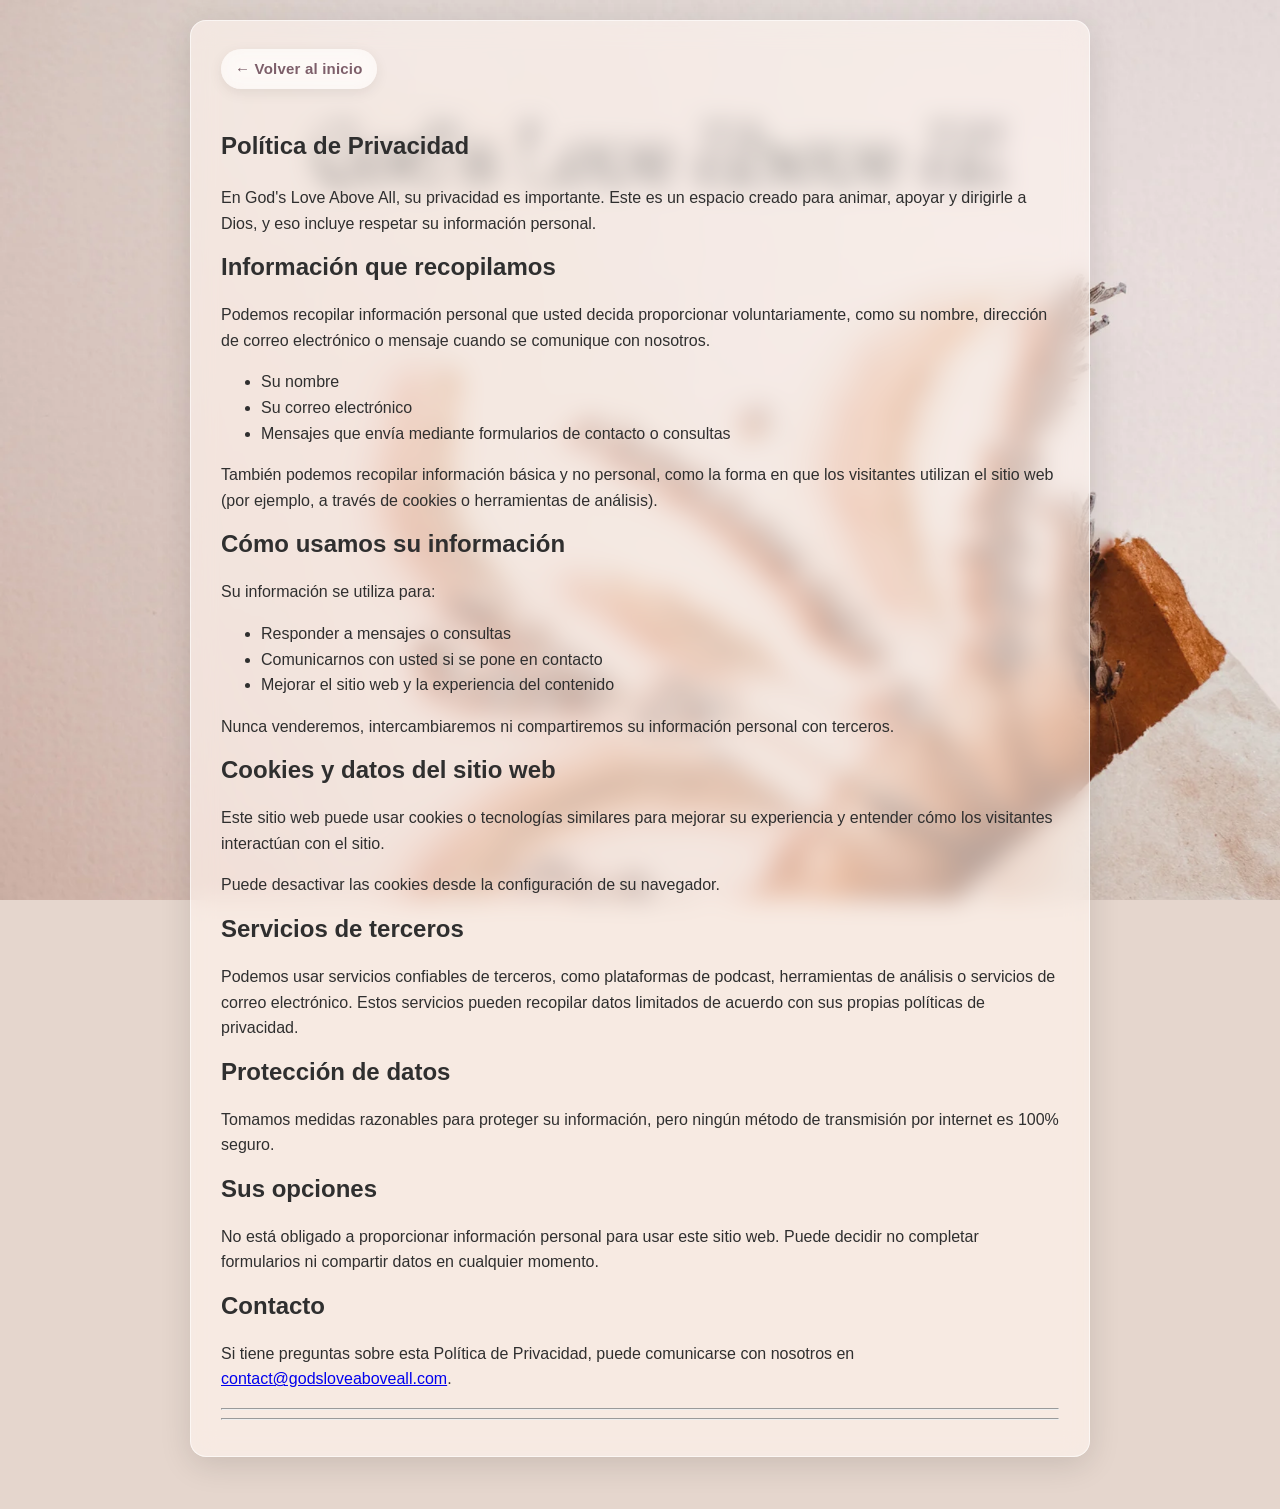
<file: privacy-es.html>
<!DOCTYPE html>
<html lang="es">
  <head>
  <meta charset="UTF-8">
  <meta name="viewport" content="width=device-width, initial-scale=1.0">
  <title>Política de Privacidad | God's Love Above All</title> 
   <link rel="stylesheet" href="style.css">
</head>
<body>

  <section class="policy-box">
    <a href="es.html" class="back-home">← Volver al inicio</a>    
    <h1>Política de Privacidad</h1>    
    <p>En God's Love Above All, su privacidad es importante. Este es un espacio creado para animar, apoyar y dirigirle a Dios, y eso incluye respetar su información personal.</p>
    <h2>Información que recopilamos</h2>    
    <p>Podemos recopilar información personal que usted decida proporcionar voluntariamente, como su nombre, dirección de correo electrónico o mensaje cuando se comunique con nosotros.</p>    
    <ul>
      <li>Su nombre</li>
<li>Su correo electrónico</li>
<li>Mensajes que envía mediante formularios de contacto o consultas</li>
    </ul>
    <p>También podemos recopilar información básica y no personal, como la forma en que los visitantes utilizan el sitio web (por ejemplo, a través de cookies o herramientas de análisis).</p>

    <h2>Cómo usamos su información</h2>    
    <p>Su información se utiliza para:</p>    
    <ul>
      <li>Responder a mensajes o consultas</li>
      <li>Comunicarnos con usted si se pone en contacto</li>
      <li>Mejorar el sitio web y la experiencia del contenido</li>
    </ul>
    <p>Nunca venderemos, intercambiaremos ni compartiremos su información personal con terceros.</p>
    <h2>Cookies y datos del sitio web</h2>    
    <p>Este sitio web puede usar cookies o tecnologías similares para mejorar su experiencia y entender cómo los visitantes interactúan con el sitio.</p>    
    <p>Puede desactivar las cookies desde la configuración de su navegador.</p>
    <h2>Servicios de terceros</h2>    
    <p><p>Podemos usar servicios confiables de terceros, como plataformas de podcast, herramientas de análisis o servicios de correo electrónico. Estos servicios pueden recopilar datos limitados de acuerdo con sus propias políticas de privacidad.</p>
    <h2>Protección de datos</h2>    
    <p>Tomamos medidas razonables para proteger su información, pero ningún método de transmisión por internet es 100% seguro.</p>
    <h2>Sus opciones</h2>    
    <p>No está obligado a proporcionar información personal para usar este sitio web. Puede decidir no completar formularios ni compartir datos en cualquier momento.</p>
    <h2>Contacto</h2>
    <p>Si tiene preguntas sobre esta Política de Privacidad, puede comunicarse con nosotros en <a href="mailto:contact@godsloveaboveall.com">contact@godsloveaboveall.com</a>.
    </p>
    <hr>

   

    <hr>

    

</body>
</html>
</file>
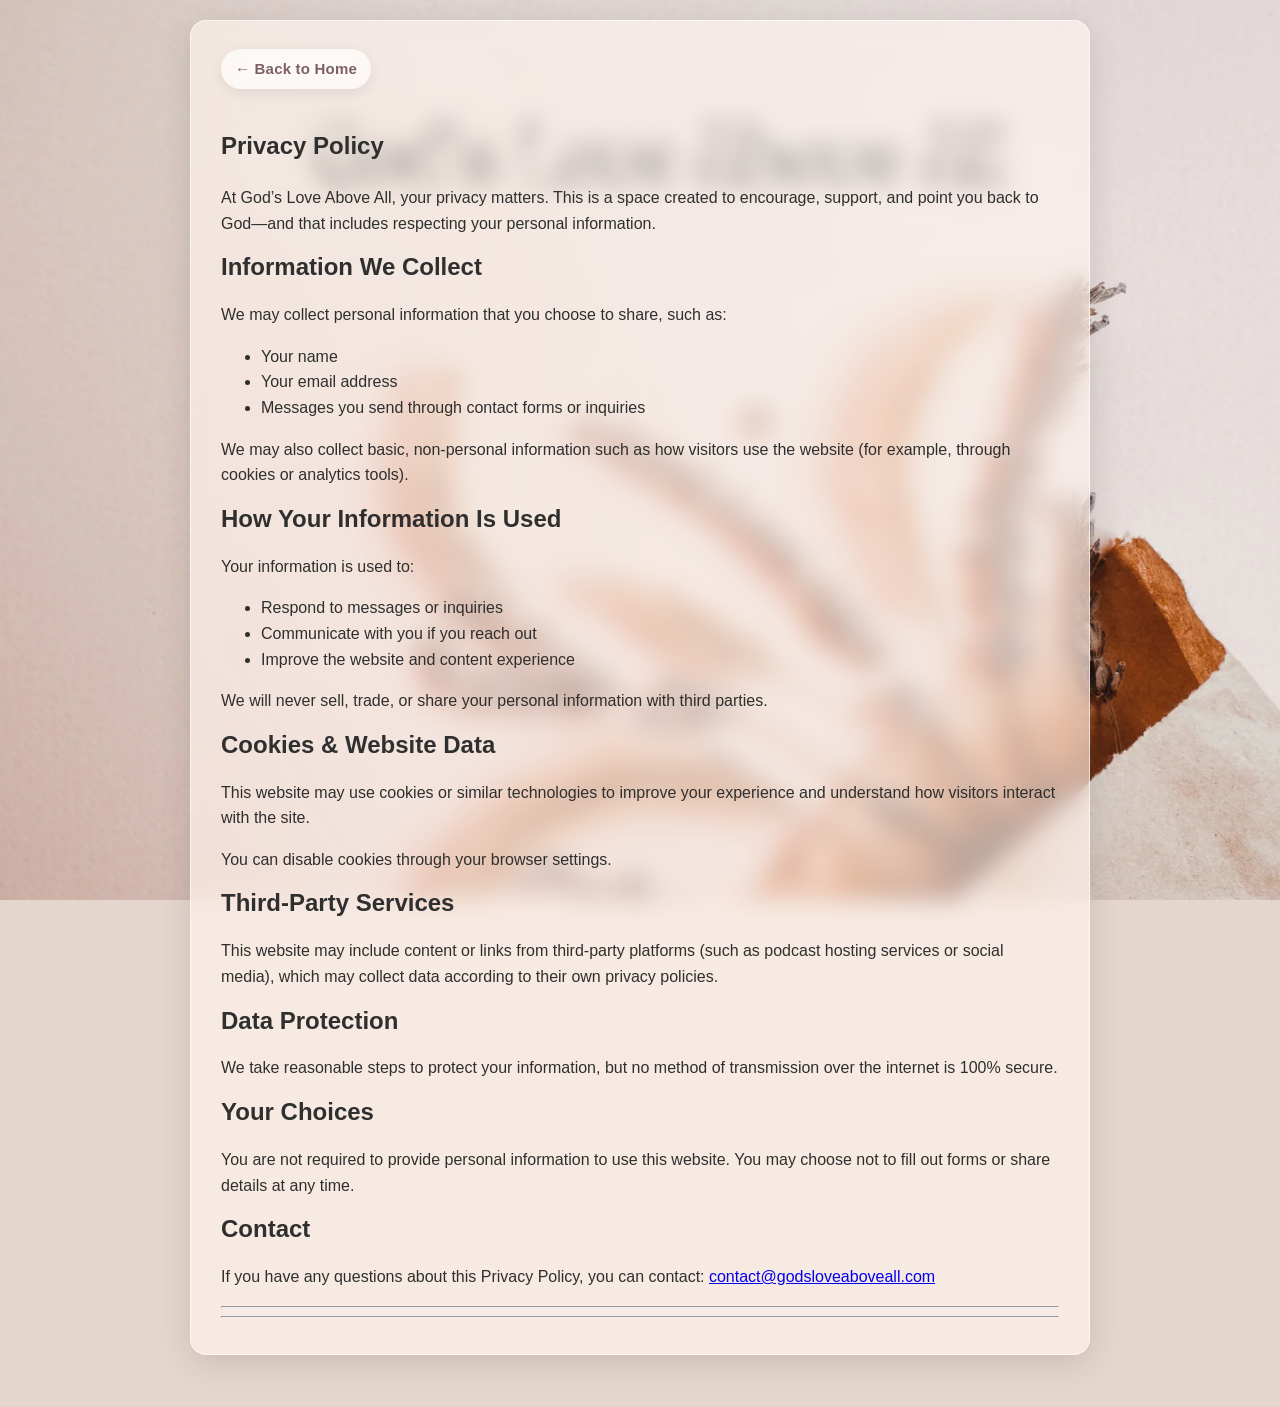
<file: privacy.html>
<!DOCTYPE html>
<html lang="en">
<head>
  <meta charset="UTF-8">
  <meta name="viewport" content="width=device-width, initial-scale=1.0">
  <title>Privacy Policy | God’s Love Above All</title>
  <link rel="stylesheet" href="style.css">
</head>
<body>

  <section class="policy-box">
    <a href="index.html" class="back-home">← Back to Home</a>
    <h1>Privacy Policy</h1>
    <p>At God’s Love Above All, your privacy matters. This is a space created to encourage, support, and point you back to God—and that includes respecting your personal information.</p>

    <h2>Information We Collect</h2>
    <p>We may collect personal information that you choose to share, such as:</p>
    <ul>
      <li>Your name</li>
      <li>Your email address</li>
      <li>Messages you send through contact forms or inquiries</li>
    </ul>
    <p>We may also collect basic, non-personal information such as how visitors use the website (for example, through cookies or analytics tools).</p>

    <h2>How Your Information Is Used</h2>
    <p>Your information is used to:</p>
    <ul>
      <li>Respond to messages or inquiries</li>
      <li>Communicate with you if you reach out</li>
      <li>Improve the website and content experience</li>
    </ul>
    <p>We will never sell, trade, or share your personal information with third parties.</p>

    <h2>Cookies &amp; Website Data</h2>
    <p>This website may use cookies or similar technologies to improve your experience and understand how visitors interact with the site.</p>
    <p>You can disable cookies through your browser settings.</p>

    <h2>Third-Party Services</h2>
    <p>This website may include content or links from third-party platforms (such as podcast hosting services or social media), which may collect data according to their own privacy policies.</p>

    <h2>Data Protection</h2>
    <p>We take reasonable steps to protect your information, but no method of transmission over the internet is 100% secure.</p>

    <h2>Your Choices</h2>
    <p>You are not required to provide personal information to use this website. You may choose not to fill out forms or share details at any time.</p>

    <h2>Contact</h2>
    <p>If you have any questions about this Privacy Policy, you can contact: <a href="mailto:contact@godsloveaboveall.com">contact@godsloveaboveall.com</a></p>

    <hr>

   

    <hr>

    

</body>
</html>
</file>
<file: style.css>
html {
    scroll-behavior: smooth;
    }body{
    font-family: Arial, sans-serif;
    margin:0;
    background: url("background.jpeg") no-repeat center top;    background-size: 100% auto;
    background-color: #e5d6cd;
    justify-content: space-between;
align-items:center;
padding:20px 40px;
}
    
    header h1{
    font-weight:500;
    } 
    header {
      position: sticky;
      top: 0;
      z-index: 1000;
  
      padding: 10px 24px;  
      width: 100%;
max-width: 620px;
margin: 10px auto;
      background: rgba(255, 255, 255, 0.45);
      box-shadow: 0 4px 20px rgba(0,0,0,0.12);      
      backdrop-filter: blur(14px) saturate(140%);

      border-radius:12px;

      -webkit-backdrop-filter: blur(14px) saturate(140%);
  
      


}  
  
  

nav {
  display: flex;
  flex-wrap: nowrap;  
  justify-content: center;
  align-items: center;
}
nav a {
  margin: 4px 12px;  
  font-size: 12px;   /* ADD THIS LINE */
  font-weight: 500;
  text-decoration: none;
  color: #5a4a42;
      position: relative;
      transition: all 0.3s ease;  }
  
  /* underline animation */
  nav a::after {
      content: "";
      position: absolute;
      left: 0;
      bottom: -4px;
      width: 0%;
      height: 2px;
      background: #a98f78;
      transition: width 0.3s ease;
  }
  
  nav a:hover {
    color: #000;
    transform: translateY(-2px);
}
  
  nav a:hover::after {
      width: 100%;
  }
    
    .hero {
      margin-top: clamp(80px, 20vw, 320px);
      height: fit-content;
      position: relative;
      top: 0;
      background: rgba(255, 255, 255, 0.22);
      backdrop-filter: blur(12px) saturate(140%);
      -webkit-backdrop-filter: blur(12px) saturate(140%);
      border: 1px solid rgba(255, 255, 255, 0.3);
      border-radius: 16px;      display: flex;
      flex-direction: column;
      justify-content: flex-start;
      align-items: flex-start;
      text-align: left;
      padding: 20px;      
      color: black;
        }
      
      .verse-ref {
        font-size: 50px;
        margin-bottom: 20px;
        color: #8a7a72;
      }
    .hero h2{
    font-size:40px;
    margin-top: 40px;
    }
    
    .hero .contact-button{
        margin-top:20px;
        padding:12px 24px;
        background:#d8b4a0;
        color:white;
        border-radius:25px;
        text-decoration:none;
        display:inline-block;
        }
    
        section {
          padding: 20px 30px;
          max-width: 900px;
          margin: auto;
          color: #2f2f2f;
      background: transparent;
          border-top: 1px solid rgba(255,255,255,0.6);          
          backdrop-filter: blur(12px) saturate(140%);
          -webkit-backdrop-filter: blur(12px) saturate(140%);
      
          border-radius: 16px;
          border: 1px solid rgba(255, 255, 255, 0.3);
      
          box-shadow: 0 8px 32px rgba(0,0,0,0.12);
      
          transition: all 0.3s ease;
      }
      #devotionals {
        background: transparent;
        border: none;
        box-shadow: none;
        backdrop-filter: none;
        -webkit-backdrop-filter: none;
      }
      #devotionals {
        background: transparent;
      }
      
      section:hover {
          transform: translateY(-5px) scale(1.01);
          background: rgba(255, 255, 255, 0.45);
          box-shadow: 0 12px 40px rgba(0,0,0,0.18);
      }
      
      
      section:hover {
          transform: translateY(-4px);
          box-shadow: 0 10px 25px rgba(0,0,0,0.15);
          background: rgba(255, 255, 255, 0.68);
      }
      
    
    .card{
      background: rgba(255, 255, 255, 0.7);    padding:20px;
    margin:20px 0;
    border-radius:10px;
    }
    
    .footer-verse {
      text-align: center;
      padding: 120px 20px 60px;
    
      color: #2f2f2f;        /* softer dark */
      font-size: 22px;
      font-style: italic;
    
      max-width: 800px;
      margin: 0 auto;
    }
  
    .logo-area{
        display:flex;
        align-items:center;
        gap:10px;
        }
        
        .logo-area img{
            width:220px;
            height:auto;
            object-fit:contain;
            }
            .listen-links{
                margin-top:20px;
                }
                
                .listen-links a{
                display:inline-block;
                margin:10px;
                padding:10px 18px;
                background:#d8b4a0;
                color:white;
                text-decoration:none;
                border-radius:20px;
                font-size:14px;
                }
                .podcast-player{
                    max-width:800px;
                    margin:30px auto;
                }
                #episodes{
                    text-align:center;
                    padding:60px 20px;
                }
                
                .podcast-player{
                    max-width:800px;
                    margin:30px auto;
                }
                #episodes{
                    text-align:center;
                    padding: 25px 20px;                
                  }
                
                .podcast-player{
                    max-width:800px;
                    margin:30px auto;
                }
                .listen-on{
                    text-align:center;
                    margin-top:0px;
                }
                
                .listen-on p{
                    font-weight:600;
                    margin-bottom:10px;
                }
                
                .platform-icons{
                    display:flex;
                    justify-content:center;
                    gap:20px;
                }
                
                .platform-icons a{
                    background:#c9ab94;
                    color:white;
                    padding:10px 18px;
                    border-radius:25px;
                    text-decoration:none;
                    font-size:14px;
                }

                .platform-icons a.youtube-icon:hover {                  
                  background: #ff0000;
                }
                
                .platform-icons a:hover{
                    opacity:0.8;
                }
                
                .follow-text{
                    margin-top:20px;
                }
                
                .social-icons{
                    display:flex;
                    justify-content:center;
                    gap:20px;
                }
                
                .social-icons a{
                    background:#c9ab94;
                    color:white;
                    padding:10px 18px;
                    border-radius:25px;
                    text-decoration:none;
                    font-size:14px;
                }
                .platform-icons i,
.social-icons i {
font-size: 20px;
}
.platform-icons a,
.social-icons a {
margin: 0 8px;
}
.platform-icons a:hover {
  transform: scale(1.15);
  box-shadow: 0 6px 15px rgba(0,0,0,0.2);
}

/* Apple */
.platform-icons a:nth-child(1):hover {
  background: #000;
}

/* Podcast */
.platform-icons a:nth-child(2):hover {
  background: #ff6600;
}
.social-icons a:nth-child(2):hover {
  background: #ff0000;
}

/* Spotify */
.platform-icons a:nth-child(3):hover {
  background: #1db954;
}

/* Amazon */
.platform-icons a:nth-child(4):hover {
  background: #ff9900;
}

/* iHeart */
.platform-icons a:nth-child(5):hover {
  background: #e60023;
}

.contact-button:hover {
    transform: scale(1.05);
    transition: 0.2s;
    }
    #episodes {
        padding: 60px 20px;
        text-align: center;
        }
        
        .podcast-player {
        max-width: 800px;
        margin: 30px auto;
        }
        .podcast-player {
            background: white;
            padding: 20px;
            border-radius: 10px;
            box-shadow: 0 4px 10px rgba(0,0,0,0.08);
            }
            nav a:hover {
              color: #2f2f2f;
              text-decoration: underline;
          }
          
          .social-icons a:hover {
              transform: scale(1.15);
              box-shadow: 0 6px 15px rgba(0,0,0,0.2);
              background: #E1306C;
          }
          
          .contact-button:hover {
              transform: scale(1.05);
              background: #a98f78;
              box-shadow: 0 6px 15px rgba(0,0,0,0.2);
          }
#about h3 {
    margin-top: 30px;
  }
  #about p + h2 {
    margin-top: 35px;
  }
  #about h3 {
    margin-top: 40px;
    margin-bottom: 20px;
  }
  section {
    margin-bottom: 80px;
  }
  .hero * {
    text-align: center;
    margin-left: auto;
    margin-right: auto;
  }
   
    
    .verse-box {
      position: absolute;
      top: 15px;
      left: 50%;
      transform: translateX(-50%);
      text-align: center;
      width: 80%;
      max-width: 900px;
  
      background: rgba(0, 0, 0, 0.35);
      padding: 20px;
      border-radius: 12px;
      backdrop-filter: blur(4px);
  }
  
  footer-verse {
    text-align: center;
    padding: 40px 20px;
}

.verse {
  font-style: italic;
  font-family: 'Great Vibes', cursive;
  font-size: 46px;
  line-height: 1.4;
  max-width: 800px;
  margin: 0 auto;
  text-align: center;
  color: white;
  text-shadow: 0 4px 12px rgba(0,0,0,0.8);}  .verse-ref {
  margin-top: 12px;
  font-size: 24px;
  color: white;
  font-weight: 500;
  text-align: center;
  font-style: normal !important;}
  
  .footer-copy {
    position: relative;
    top: 40px;    font-size: 14px;
    color: white;
        text-align: center;
}

.platform-icons a {
  display: inline-block;
  margin: 10px;
  padding: 12px;
  background: #bfa68e;
  color: white;
  border-radius: 50%;
  transition: all 0.3s ease;
}

.platform-icons a:hover {
  transform: scale(1.15);
  background: #a98f78;
  box-shadow: 0 6px 15px rgba(0,0,0,0.2);
}
.hero {
  opacity: 0;
  transform: translateY(30px);
  animation: fadeInUp 1.2s ease-out forwards;}

@keyframes fadeInUp {
  to {
      opacity: 1;
      transform: translateY(0);
  }
}
.fade-in {
  opacity: 0;
  transform: translateY(30px);
  transition: all 0.8s ease;
}

.fade-in.show {
  opacity: 1;
  transform: translateY(0);
}
.verse-box {
  opacity: 0;
  transform: translate(-50%, 20px);
  animation: fadeVerse 1.5s ease-out forwards;
}

@keyframes fadeVerse {
  to {
      opacity: 1;
      transform: translate(-50%, 0);
  }
}
@media (max-width: 768px) {
  body {
    padding: 12px;
  }

  header {
    max-width: 260px;
    padding: 8px 16px;
  }

  .hero {
    margin-top: 40px;
    padding: 24px 20px;
  }

  .hero h1,
  .hero-title,
  h1 {
    font-size: 56px;
    line-height: 1;
  }

  section {
    padding: 18px 16px;
  }
}
.iheart-icon {
  background: transparent !important;
  padding: 0 !important;
  border-radius: 0 !important;
  width: auto !important;
  height: auto !important;
}
.iheart-icon img {
  width: 20px !important;
  height: 20px !important;
  display: block !important;
}
#prayer {
  text-align: center;
  padding: 70px 35px;
}

#prayer h2 {
  font-size: 32px;
  margin-bottom: 10px;
}

#prayer p {
  font-size: 18px;
  margin-bottom: 20px;
}

#prayer a {
  display: inline-block;
  text-decoration: none;
  padding: 12px 22px;
  border-radius: 8px;
  background-color: #b86b43;
  color: white;
  font-weight: bold;
}
#prayer a {
  display: inline-block;
  text-decoration: none;
  padding: 12px 22px;
  border-radius: 8px;
  background-color: #b86b43;
  color: white;
  font-weight: bold;
  transition: 0.3s ease;
}

#prayer a:hover {
  background-color: #6f341a;
}
  #prayer .prayer-disclaimer,
#prayer .prayer-note {
  font-size: 15px;
  line-height: 1.6;
  max-width: 700px;
  margin: 18px auto 0;
}

#prayer .prayer-note {
  margin-top: 18px;
}

#prayer a {
  display: inline-block;
  margin-top: 22px;
}
#privacy-link-box {
  max-width: 900px;
  margin: 30px auto;
  padding: 30px;
  text-align: center;
  background: rgba(255, 255, 255, 0.35);
  backdrop-filter: blur(10px);
  border: 1px solid rgba(255, 255, 255, 0.4);
  border-radius: 18px;
}

#privacy-link-box h2 {
  margin-bottom: 12px;
}

#privacy-link-box p {
  margin-bottom: 18px;
}

#privacy-link-box a {
  display: inline-block;
  text-decoration: none;
  padding: 12px 22px;
  border-radius: 8px;
  background-color: #b86b43;
  color: white;
  font-weight: bold;
}

#privacy-link-box a:hover {
  background-color: #6f341a;
}

#privacy-link-box {
  position: relative;
  overflow: hidden;
  max-width: 900px;
  margin: 30px auto;
  padding: 30px;
  text-align: center;
  background: rgba(255, 255, 255, 0.35);
  backdrop-filter: blur(10px);
  border: 1px solid rgba(255, 255, 255, 0.4);
  border-radius: 18px;
  box-shadow: 0 10px 25px rgba(0, 0, 0, 0.08);
  transition: transform 0.25s ease, box-shadow 0.25s ease;
}

#privacy-link-box:hover {
  transform: translateY(-3px);
  box-shadow: 0 16px 35px rgba(0, 0, 0, 0.14);
}

#privacy-link-box h2 {
  margin-bottom: 12px;
}

#privacy-link-box p {
  margin-bottom: 18px;
}

#privacy-link-box a {
  display: inline-block;
  text-decoration: none;
  padding: 12px 22px;
  border-radius: 8px;
  background-color: #b86b43;
  color: white;
  font-weight: bold;
  position: relative;
  z-index: 2;
}

#privacy-link-box a:hover {
  background-color: #6f341a;
}

#privacy-link-box::before,
#privacy-link-box::after {
  content: "";
  position: absolute;
  inset: 0;
  pointer-events: none;
  opacity: 0;
}

#privacy-link-box::before {
  inset: -2px;
  border-radius: 18px;
  background:
    repeating-linear-gradient(
      90deg,
      rgba(255,255,255,0.95) 0 70px,
      transparent 70px 140px
    ) top / 280px 3px repeat-x,
    repeating-linear-gradient(
      180deg,
      rgba(255,255,255,0.95) 0 70px,
      transparent 70px 140px
    ) right / 3px 280px repeat-y,
    repeating-linear-gradient(
      270deg,
      rgba(255,255,255,0.95) 0 70px,
      transparent 70px 140px
    ) bottom / 280px 3px repeat-x,
    repeating-linear-gradient(
      360deg,
      rgba(255,255,255,0.95) 0 70px,
      transparent 70px 140px
    ) left / 3px 280px repeat-y;
}

#privacy-link-box::after {
  inset: 10px;
  border-radius: 14px;
  background:
    repeating-linear-gradient(
      90deg,
      rgba(255,255,255,0.75) 0 70px,
      transparent 70px 140px
    ) top / 280px 2px repeat-x,
    repeating-linear-gradient(
      180deg,
      rgba(255,255,255,0.75) 0 70px,
      transparent 70px 140px
    ) right / 2px 280px repeat-y,
    repeating-linear-gradient(
      270deg,
      rgba(255,255,255,0.75) 0 70px,
      transparent 70px 140px
    ) bottom / 280px 2px repeat-x,
    repeating-linear-gradient(
      360deg,
      rgba(255,255,255,0.75) 0 70px,
      transparent 70px 140px
    ) left / 2px 280px repeat-y;
}

#privacy-link-box:hover::before,
#privacy-link-box:hover::after {
  opacity: 1;
}

#privacy-link-box:hover::before {
  animation: dashFlow 4s linear infinite;
}

#privacy-link-box:hover::after {
  animation: dashFlow 4s linear infinite;
}

@keyframes dashFlow {
  0% {
    background-position:
      0 0,
      100% 0,
      0 100%,
      0 0;
  }
  100% {
    background-position:
      280px 0,
      100% 280px,
      -280px 100%,
      0 -280px;
  }
}

#devotionals h3 {
  margin-top: 10px;
  margin-bottom: 12px;
  font-size: 24px;
}

#devotionals p {
  margin-bottom: 14px;
}

#devotionals > h2 a {
  font-weight: bold;
}

#quiet-time-feature .quiet-youtube-btn {
  display: inline-flex !important;
  align-items: center;
  justify-content: center;
  gap: 10px;

  margin-top: 40px !important;
  padding: 16px 26px !important;

  background: #ff0000 !important;
  color: #ffffff !important;

  border-radius: 30px;
  text-decoration: none !important;

  font-size: 17px !important;
  font-weight: 700 !important;

  box-shadow: 0 8px 20px rgba(0, 0, 0, 0.20);
}

#quiet-time-feature .quiet-youtube-btn i {
  font-size: 20px;
  color: white;
}

/* Keep both columns within the viewport; stack them on smaller screens. */
.top-two-sections {
  display: grid;
  grid-template-columns: minmax(0, 300px) minmax(0, 1fr);
  gap: 32px;
  align-items: start;
  max-width: 1240px;
  margin: clamp(80px, 20vw, 320px) auto 64px;
}

.top-two-sections #devotionals {
  width: 100%;
  margin: 0;
  padding: 0;
}

.top-two-sections .hero {
  width: 100%;
  margin: 0;
}

.devotional-links-section {
  max-width: 900px;
  margin: 120px auto 80px;
  text-align: center;
  padding: 0 20px;
}

.devotional-links-section h2 {
  font-size: 2rem;
  margin-bottom: 24px;
  color: #2f241f;
}

.devotional-links-card {
  background: rgba(255, 255, 255, 0.45);
  backdrop-filter: blur(8px);
  -webkit-backdrop-filter: blur(8px);
  border: 1px solid rgba(255, 255, 255, 0.35);
  border-radius: 20px;
  padding: 28px;
  display: flex;
  justify-content: center;
  gap: 18px;
  flex-wrap: wrap;
}

.devotional-links-card a {
  display: inline-block;
  background: #d6b8a3;
  color: white;
  text-decoration: none;
  padding: 12px 22px;
  border-radius: 999px;
  font-weight: 600;
  transition: transform 0.2s ease, opacity 0.2s ease;
}

.devotional-links-card a:hover {
  opacity: 0.9;
  transform: translateY(-2px);
}

#devotionals h2 a {
  color: #2f241f;
  text-decoration: none;
}

#devotionals h2 a:hover {
  text-decoration: underline;
}

.back-home-button {
  display: inline-block;
  margin-top: 22px;
  background: #d6b8a3;
  color: white;
  text-decoration: none;
  padding: 12px 22px;
  border-radius: 999px;
  font-weight: 600;
}

.back-home-button:hover {
  opacity: 0.9;
}

.devotionals-buttons {
  display: flex;
  flex-direction: column;
  gap: 14px;
  align-items: flex-start;
  margin-top: 18px;
}
.devotionals-buttons a {
  display: inline-block;
  background: #c79f84;
  color: white;
  text-decoration: none;
  padding: 14px 22px;
  border-radius: 999px;
  font-weight: 700;
  box-shadow: 0 8px 20px rgba(0, 0, 0, 0.12);
  transition: transform 0.2s ease, opacity 0.2s ease, box-shadow 0.2s ease;
}


.devotionals-buttons a:hover {
  opacity: 1;
  transform: translateY(-2px);
  box-shadow: 0 12px 24px rgba(0, 0, 0, 0.16);
}

.devotionals-page-content {
  display: flex;
  justify-content: center;
}

.devotionals-page-card {
  width: 100%;
  max-width: 900px;
  margin: 200px auto 0;
}

.host-photo {
  width: 100%;
  max-width: 320px;
  height: auto;
  display: block;
  margin: 14px auto 18px;
  border-radius: 18px;
  object-fit: cover;
  box-shadow: 0 8px 24px rgba(0, 0, 0, 0.16);
}

.back-home {
  display: inline-flex;
  align-items: center;
  gap: 8px;
  padding: 8px 14px;
  margin-bottom: 18px;
  border-radius: 999px;
  background: rgba(255, 255, 255, 0.55);
  color: #7d5f6a;
  font-size: 15px;
  font-weight: 600;
  letter-spacing: 0.2px;
  text-decoration: none;
  box-shadow: 0 4px 14px rgba(0, 0, 0, 0.08);
  backdrop-filter: blur(10px);
  -webkit-backdrop-filter: blur(10px);
  transition: all 0.25s ease;
}

.back-home:hover {
  transform: translateY(-1px);
  background: rgba(255, 255, 255, 0.72);
  box-shadow: 0 8px 18px rgba(0, 0, 0, 0.12);
  color: #6f5260;
  text-decoration: none;
}










/* Quiet Time With God button */
#quiet-time-feature .quiet-youtube-btn {
  display: flex;
  align-items: center;
  justify-content: center;
  gap: 10px;

  width: fit-content;
  margin-top: 35px;

  background: #ff0000;
  color: white;

  padding: 14px 24px;
  border-radius: 30px;

  text-decoration: none;
  font-size: 16px;
  font-weight: 700;

  box-shadow: 0 6px 18px rgba(0, 0, 0, 0.18);
  transition: all 0.25s ease;
}

#quiet-time-feature .quiet-youtube-btn i {  
  font-size: 18px;
}

#quiet-time-feature .quiet-youtube-btn:hover {  
  transform: translateY(-2px);
  opacity: 0.85;
}

.quiet-time-cover {
  width: 100%;
  height: 180px;
  object-fit: cover;
  object-position: center;
  display: block;
  border-radius: 16px;
  margin-bottom: 20px;
}

#quiet-time-feature {
  position: relative;
  margin: 28px 0 0;
}

/* Devotional cards */
.devotionals-buttons {
  display: grid;
  grid-template-columns: repeat(3, 1fr);
  gap: 20px;
}
.devotionals-buttons .devotional-card {  display: flex;
  flex-direction: column;
  justify-content: space-between;
  min-height: 180px;
  padding: 24px;
  border-radius: 18px;
  background: rgba(255, 255, 255, 0.72);
  color: #2f2f2f;
  text-decoration: none;
  box-shadow: 0 8px 24px rgba(0, 0, 0, 0.10);
}
.devotional-cover {
  width: 100%;
  height: 160px;
  object-fit: contain;  
  border-radius: 12px;
  margin: 12px 0;
}
/* Shared sizing also keeps padding, navigation, and embeds inside phone screens. */
*, *::before, *::after {
  box-sizing: border-box;
}

body {
  min-width: 0;
  padding: 20px clamp(16px, 3vw, 40px);
}

header {
  width: 100%;
  max-width: 660px;
}

nav {
  display: flex;
  flex-wrap: wrap;
  justify-content: center;
  align-items: center;
  gap: 4px 8px;
}

nav a {
  display: inline-flex;
  align-items: center;
  min-height: 36px;
  margin: 0;
  padding: 4px 8px;
  font-size: 14px;
}

section {
  width: 100%;
  min-width: 0;
  scroll-margin-top: 120px;
  overflow-wrap: anywhere;
}

section:hover {
  transform: none;
}

.hero {
  align-items: center;
  text-align: center;
}

.hero h2 {
  font-size: clamp(26px, 2.5vw, 40px);
  line-height: 1.2;
  margin: 16px 0 28px;
}

.listen-on {
  width: 100%;
}

.platform-icons, .social-icons {
  flex-wrap: wrap;
  gap: 12px;
}

.platform-icons a, .social-icons a {
  display: inline-flex;
  align-items: center;
  justify-content: center;
  width: 48px;
  height: 44px;
  margin: 0;
  padding: 10px;
}

img, iframe {
  max-width: 100%;
}

.podcast-player iframe {
  display: block;
  width: 100%;
  min-width: 0;
}

.devotionals-buttons {
  grid-template-columns: repeat(3, minmax(0, 1fr));
}

@media (max-width: 900px) {
  .top-two-sections {
    grid-template-columns: minmax(0, 1fr);
    max-width: 680px;
    gap: 32px;
    margin-bottom: 40px;
  }

  .top-two-sections .hero {
    grid-row: 1;
  }

  .top-two-sections #devotionals {
    grid-row: 2;
  }

  #quiet-time-feature {
    max-width: 100%;
  }

  .devotionals-buttons {
    grid-template-columns: minmax(0, 1fr);
  }
}

@media (max-width: 768px) {
  header {
    max-width: 660px;
    padding: 8px;
  }

  body > .hero, .devotionals-page-card {
    margin-top: clamp(70px, 20vw, 150px);
  }

  section {
    margin-bottom: 32px;
    padding: 22px 18px;
  }

  .hero h1, .hero-title, h1 {
    font-size: clamp(28px, 7vw, 42px);
    line-height: 1.15;
  }

  .podcast-player {
    padding: 8px;
    margin: 20px auto;
  }

  .footer-verse {
    padding: 48px 0 32px;
  }

  .verse {
    font-size: 32px;
  }
}

/* Centered page layout and continuous, stationary floral backdrop. */
body {
  background: #e5d6cd;
  isolation: isolate;
}
body::before {
  content: "";
  position: fixed;
  inset: 0;
  z-index: -1;
  pointer-events: none;
  background: #e5d6cd url("background.jpeg") center top / cover no-repeat;
}
body > section {
  max-width: 900px;
  margin: 0 auto 32px;
  padding: 28px 30px;
  background: rgba(255, 247, 242, 0.62);
  border: 1px solid rgba(255, 255, 255, 0.6);
  line-height: 1.6;
}
body > section h2 { line-height: 1.25; margin-top: 0; }
body > .hero {
  margin-top: clamp(160px, 20vw, 320px);
  padding: 32px 30px;
  animation: none;
  opacity: 1;
  transform: none;
}
.hero h2 { margin: 0 0 24px; }
#devotionals {
  background: rgba(255, 247, 242, 0.62);
  border: 1px solid rgba(255, 255, 255, 0.6);
  box-shadow: 0 8px 32px rgba(0, 0, 0, 0.12);
  backdrop-filter: blur(12px);
  -webkit-backdrop-filter: blur(12px);
}
#quiet-time-feature { margin: 0 auto 32px; }
.quiet-time-cover {
  width: 100%;
  max-width: 480px;
  height: auto;
  max-height: 300px;
  object-fit: cover;
}
.primary-button, .resource-button {
  display: inline-flex;
  justify-content: center;
  align-items: center;
  min-height: 48px;
  padding: 12px 24px;
  border-radius: 26px;
  background: #795b49;
  color: #fff;
  font-weight: 700;
  line-height: 1.4;
  text-decoration: none;
}
.primary-button:hover, .resource-button:hover { background: #604534; }
.hero .contact-button, .platform-icons a, .social-icons a {
  background: #795b49;
  color: #fff;
}
.platform-icons a, .social-icons a { width: 48px; height: 48px; }
.listen-on { margin-top: 12px; }
#quiet-time-feature .quiet-youtube-btn { margin-top: 12px !important; background: #c90000 !important; }
a:focus-visible, button:focus-visible { outline: 3px solid #553725; outline-offset: 4px; }
.mobile-brand, .menu-toggle { display: none; }
.footer-verse { padding: 48px 20px 32px; }
.footer-verse .verse, .footer-verse .verse-ref, .footer-copy { color: #3c2d25; text-shadow: none; }
.footer-verse .footer-copy { position: static; margin-top: 40px !important; line-height: 1.6; }
.footer-copy a { color: #493326; }
@media (max-width: 768px) {
  body { padding: 12px 16px; }
  body::before { background-size: auto 140%; background-position: center bottom; }
  .site-header {
    display: flex;
    align-items: center;
    justify-content: space-between;
    flex-wrap: wrap;
    gap: 8px;
    padding: 12px 16px;
    margin: 0 auto;
    background: rgba(255, 247, 242, 0.94);
  }
  .mobile-brand {
    display: block;
    flex: 1;
    color: #2f241f;
    font-size: clamp(17px, 4.6vw, 23px);
    font-weight: 700;
    text-decoration: none;
  }
  .menu-toggle:not([hidden]) {
    display: flex;
    flex-direction: column;
    justify-content: center;
    align-items: center;
    gap: 5px;
    width: 44px;
    height: 44px;
    padding: 8px;
    background: transparent;
    border: 1px solid #bfa68e;
    border-radius: 8px;
    cursor: pointer;
  }
  .menu-toggle span { width: 22px; height: 2px; background: #493326; }
  .site-header nav { flex-basis: 100%; flex-direction: column; align-items: stretch; padding-top: 8px; }
  .site-header nav a { min-height: 44px; padding: 8px 12px; }
  .site-header.menu-ready nav { display: none; }
  .site-header.menu-ready.menu-open nav { display: flex; }
  body > .hero { margin-top: 32px; padding: 24px 18px; }
  body > section { padding: 24px 18px; margin-bottom: 24px; }
  #quiet-time-feature { margin-bottom: 24px; }
  .hero h2 { font-size: clamp(26px, 6vw, 36px); }
  .devotionals-page-card { margin-top: 32px; }
  .primary-button, .resource-button { max-width: 100%; text-align: center; }
}
@media (prefers-reduced-motion: reduce) {
  html { scroll-behavior: auto; }
  *, *::before, *::after { animation: none !important; transition: none !important; }
}

/* A shared card keeps the closing verse and footer readable on both homepages. */
footer.footer-verse {
  max-width: 900px;
  margin: 0 auto 32px;
  padding: 40px 30px 32px;
  background: rgba(255, 247, 242, 0.82);
  border: 1px solid rgba(255, 255, 255, 0.6);
  border-radius: 16px;
  box-shadow: 0 8px 32px rgba(0, 0, 0, 0.12);
  backdrop-filter: blur(12px);
  -webkit-backdrop-filter: blur(12px);
  overflow-wrap: anywhere;
}
footer.footer-verse .footer-copy {
  margin: 32px 0 0 !important;
}
.footer-credit {
  margin: 12px 0 0;
  color: #493326;
  font-size: 14px;
  font-style: normal;
  line-height: 1.6;
}
.footer-credit a { color: inherit; text-underline-offset: 3px; }
@media (max-width: 768px) {
  footer.footer-verse { padding: 32px 18px 24px; margin-bottom: 24px; }
}

/* Business attribution uses the site's warm palette in both languages. */
.business-credit {
  max-width: 900px;
  margin: 0 auto 32px;
  padding: 28px 30px;
  text-align: center;
  border: 1px solid rgba(255, 255, 255, 0.6);
  border-radius: 16px;
  background: rgba(255, 247, 242, 0.82);
  box-shadow: 0 8px 32px rgba(0, 0, 0, 0.12);
  backdrop-filter: blur(12px);
  -webkit-backdrop-filter: blur(12px);
  overflow-wrap: anywhere;
  color: #493326;
  font-style: normal;
}
.business-credit-label {
  margin: 0 0 8px;
  font-size: 12px;
  font-weight: 700;
  letter-spacing: 0.16em;
  text-transform: uppercase;
}
.business-credit-name {
  color: #493326;
  font-size: 18px;
  font-weight: 700;
  text-decoration: none;
}
.business-credit-name:hover { text-decoration: underline; }
.business-credit-description {
  max-width: 620px;
  margin: 12px auto 18px;
  font-size: 14px;
  line-height: 1.6;
}
.business-credit-button {
  display: inline-flex;
  align-items: center;
  justify-content: center;
  gap: 8px;
  min-height: 44px;
  padding: 10px 18px;
  border: 1px solid #795b49;
  border-radius: 24px;
  color: #493326;
  font-size: 14px;
  font-weight: 700;
  text-decoration: none;
}
.business-credit-button:hover { background: #795b49; color: #fff; }
</file>
<file: gods-love-website 1/style.css>
html {
    scroll-behavior: smooth;
    }body{
    font-family: Arial, sans-serif;
    margin:0;
    background: url("background.jpeg") no-repeat center top;
    background-size: cover;
    justify-content: space-between;
align-items:center;
padding:20px 40px;
}
    
    header h1{
    font-weight:500;
    } 
    header {
      position: sticky;
      top: 0;
      z-index: 1000;
  
      padding: 10px 24px;  
      width: 100%;
max-width: 500px;
margin: 10px auto;
      background: rgba(255, 255, 255, 0.45);
      box-shadow: 0 4px 20px rgba(0,0,0,0.12);      
      backdrop-filter: blur(14px) saturate(140%);

      border-radius:12px;
      left: 50%;
      transform:translateX(-50%);
      -webkit-backdrop-filter: blur(14px) saturate(140%);
  
      


}  }
  }
  
}
nav {
  display: flex;
  justify-content: center;
  align-items: center;
}
nav a {
  margin: 0 20px;
  font-size: 14px;   /* ADD THIS LINE */
  font-weight: 500;
  text-decoration: none;
  color: #5a4a42;
      position: relative;
      transition: all 0.3s ease;  }
  
  /* underline animation */
  nav a::after {
      content: "";
      position: absolute;
      left: 0;
      bottom: -4px;
      width: 0%;
      height: 2px;
      background: #a98f78;
      transition: width 0.3s ease;
  }
  
  nav a:hover {
    color: #000;
    transform: translateY(-2px);
}
  
  nav a:hover::after {
      width: 100%;
  }
    
    .hero {
      margin-top: 700px;
      position: relative;
      top: 0;
      background: rgba(255, 255, 255, 0.22);
      backdrop-filter: blur(12px) saturate(140%);
      -webkit-backdrop-filter: blur(12px) saturate(140%);
      border: 1px solid rgba(255, 255, 255, 0.3);
      border-radius: 16px;      display: flex;
      flex-direction: column;
      justify-content: flex-start;
      align-items: flex-start;
      text-align: left;
      padding: 20px 20px 40px;
      color: black;
        }
      
      .verse-ref {
        font-size: 50px;
        margin-bottom: 20px;
        color: #8a7a72;
      }
    .hero h2{
    font-size:40px;
    margin-top: 40px;
    }
    
    .hero .contact-button{
        margin-top:20px;
        padding:12px 24px;
        background:#d8b4a0;
        color:white;
        border-radius:25px;
        text-decoration:none;
        display:inline-block;
        }
    
        section {
          padding: 20px 30px;
          max-width: 900px;
          margin: auto;
          color: #2f2f2f;
      background: transparent;
          border-top: 1px solid rgba(255,255,255,0.6);          
          backdrop-filter: blur(12px) saturate(140%);
          -webkit-backdrop-filter: blur(12px) saturate(140%);
      
          border-radius: 16px;
          border: 1px solid rgba(255, 255, 255, 0.3);
      
          box-shadow: 0 8px 32px rgba(0,0,0,0.12);
      
          transition: all 0.3s ease;
      }
      #devotionals {
        background: transparent;
        border: none;
        box-shadow: none;
        backdrop-filter: none;
        -webkit-backdrop-filter: none;
      }
      #devotionals {
        background: transparent;
      }
      
      section:hover {
          transform: translateY(-5px) scale(1.01);
          background: rgba(255, 255, 255, 0.45);
          box-shadow: 0 12px 40px rgba(0,0,0,0.18);
      }
      }
      
      section:hover {
          transform: translateY(-4px);
          box-shadow: 0 10px 25px rgba(0,0,0,0.15);
          background: rgba(255, 255, 255, 0.68);
      }
      }
    
    .card{
      background: rgba(255, 255, 255, 0.7);    padding:20px;
    margin:20px 0;
    border-radius:10px;
    }
    
    .footer-verse {
      text-align: center;
      padding: 120px 20px 60px;
    
      color: #2f2f2f;        /* softer dark */
      font-size: 22px;
      font-style: italic;
    
      max-width: 800px;
      margin: 0 auto;
    }
  
    .logo-area{
        display:flex;
        align-items:center;
        gap:10px;
        }
        
        .logo-area img{
            width:220px;
            height:auto;
            object-fit:contain;
            }
            .listen-links{
                margin-top:20px;
                }
                
                .listen-links a{
                display:inline-block;
                margin:10px;
                padding:10px 18px;
                background:#d8b4a0;
                color:white;
                text-decoration:none;
                border-radius:20px;
                font-size:14px;
                }
                .podcast-player{
                    max-width:800px;
                    margin:30px auto;
                }
                #episodes{
                    text-align:center;
                    padding:60px 20px;
                }
                
                .podcast-player{
                    max-width:800px;
                    margin:30px auto;
                }
                #episodes{
                    text-align:center;
                    padding:60px 20px;
                }
                
                .podcast-player{
                    max-width:800px;
                    margin:30px auto;
                }
                .listen-on{
                    text-align:center;
                    margin-top:20px;
                }
                
                .listen-on p{
                    font-weight:600;
                    margin-bottom:10px;
                }
                
                .platform-icons{
                    display:flex;
                    justify-content:center;
                    gap:20px;
                }
                
                .platform-icons a{
                    background:#c9ab94;
                    color:white;
                    padding:10px 18px;
                    border-radius:25px;
                    text-decoration:none;
                    font-size:14px;
                }
                
                .platform-icons a:hover{
                    opacity:0.8;
                }
                
                .follow-text{
                    margin-top:20px;
                }
                
                .social-icons{
                    display:flex;
                    justify-content:center;
                    gap:20px;
                }
                
                .social-icons a{
                    background:#c9ab94;
                    color:white;
                    padding:10px 18px;
                    border-radius:25px;
                    text-decoration:none;
                    font-size:14px;
                }
                .platform-icons i,
.social-icons i {
font-size: 20px;
}
.platform-icons a,
.social-icons a {
margin: 0 8px;
}
.platform-icons a:hover {
  transform: scale(1.15);
  box-shadow: 0 6px 15px rgba(0,0,0,0.2);
}

/* Apple */
.platform-icons a:nth-child(1):hover {
  background: #000;
}

/* Podcast */
.platform-icons a:nth-child(2):hover {
  background: #ff6600;
}

/* Spotify */
.platform-icons a:nth-child(3):hover {
  background: #1db954;
}

/* Amazon */
.platform-icons a:nth-child(4):hover {
  background: #ff9900;
}

/* iHeart */
.platform-icons a:nth-child(5):hover {
  background: #e60023;
}
}
.contact-button:hover {
    transform: scale(1.05);
    transition: 0.2s;
    }
    #episodes {
        padding: 60px 20px;
        text-align: center;
        }
        
        .podcast-player {
        max-width: 800px;
        margin: 30px auto;
        }
        .podcast-player {
            background: white;
            padding: 20px;
            border-radius: 10px;
            box-shadow: 0 4px 10px rgba(0,0,0,0.08);
            }
            nav a:hover {
              color: #2f2f2f;
              text-decoration: underline;
          }
          
          .social-icons a:hover {
              transform: scale(1.15);
              box-shadow: 0 6px 15px rgba(0,0,0,0.2);
              background: #E1306C;
          }
          
          .contact-button:hover {
              transform: scale(1.05);
              background: #a98f78;
              box-shadow: 0 6px 15px rgba(0,0,0,0.2);
          }
#about h3 {
    margin-top: 30px;
  }
  #about p + h2 {
    margin-top: 35px;
  }
  #about h3 {
    margin-top: 40px;
    margin-bottom: 20px;
  }
  section {
    margin-bottom: 80px;
  }
  .hero * {
    text-align: center;
    margin-left: auto;
    margin-right: auto;
  }
   
    
    .verse-box {
      position: absolute;
      top: 15px;
      left: 50%;
      transform: translateX(-50%);
      text-align: center;
      width: 80%;
      max-width: 900px;
  
      background: rgba(0, 0, 0, 0.35);
      padding: 20px;
      border-radius: 12px;
      backdrop-filter: blur(4px);
  }
  
  footer-verse {
    text-align: center;
    padding: 40px 20px;
}

.verse {
  font-style: italic;
  font-family: 'Great Vibes', cursive;
  font-size: 46px;
  line-height: 1.4;
  max-width: 800px;
  margin: 0 auto;
  text-align: center;
  color: white;
  text-shadow: 0 4px 12px rgba(0,0,0,0.8);}  .verse-ref {
  margin-top: 12px;
  font-size: 24px;
  color: white;
  font-weight: 500;
  text-align: center;
  font-style: normal !important;}
  
  .footer-copy {
    position: relative;
    top: 40px;    font-size: 14px;
    color: white;
        text-align: center;
}
}
.platform-icons a {
  display: inline-block;
  margin: 10px;
  padding: 12px;
  background: #bfa68e;
  color: white;
  border-radius: 50%;
  transition: all 0.3s ease;
}

.platform-icons a:hover {
  transform: scale(1.15);
  background: #a98f78;
  box-shadow: 0 6px 15px rgba(0,0,0,0.2);
}
.hero {
  opacity: 0;
  transform: translateY(30px);
  animation: fadeInUp 1.2s ease-out forwards;}

@keyframes fadeInUp {
  to {
      opacity: 1;
      transform: translateY(0);
  }
}
.fade-in {
  opacity: 0;
  transform: translateY(30px);
  transition: all 0.8s ease;
}

.fade-in.show {
  opacity: 1;
  transform: translateY(0);
}
.verse-box {
  opacity: 0;
  transform: translate(-50%, 20px);
  animation: fadeVerse 1.5s ease-out forwards;
}

@keyframes fadeVerse {
  to {
      opacity: 1;
      transform: translate(-50%, 0);
  }
}
@media (max-width: 768px) {
  body {
    padding: 12px;
  }

  header {
    max-width: 260px;
    padding: 8px 16px;
  }

  .hero {
    margin-top: 120px;
    padding: 24px 20px;
  }

  .hero h1,
  .hero-title,
  h1 {
    font-size: 56px;
    line-height: 1;
  }

  section {
    padding: 18px 16px;
  }
}
.iheart-icon {
  background: transparent !important;
  padding: 0 !important;
  border-radius: 0 !important;
  width: auto !important;
  height: auto !important;
}
.iheart-icon img {
  width: 20px !important;
  height: 20px !important;
  display: block !important;
}
#prayer {
  text-align: center;
  padding: 70px 35px;
}

#prayer h2 {
  font-size: 32px;
  margin-bottom: 10px;
}

#prayer p {
  font-size: 18px;
  margin-bottom: 20px;
}

#prayer a {
  display: inline-block;
  text-decoration: none;
  padding: 12px 22px;
  border-radius: 8px;
  background-color: #b86b43;
  color: white;
  font-weight: bold;
}
#prayer a {
  display: inline-block;
  text-decoration: none;
  padding: 12px 22px;
  border-radius: 8px;
  background-color: #b86b43;
  color: white;
  font-weight: bold;
  transition: 0.3s ease;
}

#prayer a:hover {
  background-color: #6f341a;
}
  #prayer .prayer-disclaimer,
#prayer .prayer-note {
  font-size: 15px;
  line-height: 1.6;
  max-width: 700px;
  margin: 18px auto 0;
}

#prayer .prayer-note {
  margin-top: 18px;
}

#prayer a {
  display: inline-block;
  margin-top: 22px;
}
#privacy-link-box {
  max-width: 900px;
  margin: 30px auto;
  padding: 30px;
  text-align: center;
  background: rgba(255, 255, 255, 0.35);
  backdrop-filter: blur(10px);
  border: 1px solid rgba(255, 255, 255, 0.4);
  border-radius: 18px;
}

#privacy-link-box h2 {
  margin-bottom: 12px;
}

#privacy-link-box p {
  margin-bottom: 18px;
}

#privacy-link-box a {
  display: inline-block;
  text-decoration: none;
  padding: 12px 22px;
  border-radius: 8px;
  background-color: #b86b43;
  color: white;
  font-weight: bold;
}

#privacy-link-box a:hover {
  background-color: #6f341a;
}

#privacy-link-box {
  position: relative;
  overflow: hidden;
  max-width: 900px;
  margin: 30px auto;
  padding: 30px;
  text-align: center;
  background: rgba(255, 255, 255, 0.35);
  backdrop-filter: blur(10px);
  border: 1px solid rgba(255, 255, 255, 0.4);
  border-radius: 18px;
  box-shadow: 0 10px 25px rgba(0, 0, 0, 0.08);
  transition: transform 0.25s ease, box-shadow 0.25s ease;
}

#privacy-link-box:hover {
  transform: translateY(-3px);
  box-shadow: 0 16px 35px rgba(0, 0, 0, 0.14);
}

#privacy-link-box h2 {
  margin-bottom: 12px;
}

#privacy-link-box p {
  margin-bottom: 18px;
}

#privacy-link-box a {
  display: inline-block;
  text-decoration: none;
  padding: 12px 22px;
  border-radius: 8px;
  background-color: #b86b43;
  color: white;
  font-weight: bold;
  position: relative;
  z-index: 2;
}

#privacy-link-box a:hover {
  background-color: #6f341a;
}

#privacy-link-box::before,
#privacy-link-box::after {
  content: "";
  position: absolute;
  inset: 0;
  pointer-events: none;
  opacity: 0;
}

#privacy-link-box::before {
  inset: -2px;
  border-radius: 18px;
  background:
    repeating-linear-gradient(
      90deg,
      rgba(255,255,255,0.95) 0 70px,
      transparent 70px 140px
    ) top / 280px 3px repeat-x,
    repeating-linear-gradient(
      180deg,
      rgba(255,255,255,0.95) 0 70px,
      transparent 70px 140px
    ) right / 3px 280px repeat-y,
    repeating-linear-gradient(
      270deg,
      rgba(255,255,255,0.95) 0 70px,
      transparent 70px 140px
    ) bottom / 280px 3px repeat-x,
    repeating-linear-gradient(
      360deg,
      rgba(255,255,255,0.95) 0 70px,
      transparent 70px 140px
    ) left / 3px 280px repeat-y;
}

#privacy-link-box::after {
  inset: 10px;
  border-radius: 14px;
  background:
    repeating-linear-gradient(
      90deg,
      rgba(255,255,255,0.75) 0 70px,
      transparent 70px 140px
    ) top / 280px 2px repeat-x,
    repeating-linear-gradient(
      180deg,
      rgba(255,255,255,0.75) 0 70px,
      transparent 70px 140px
    ) right / 2px 280px repeat-y,
    repeating-linear-gradient(
      270deg,
      rgba(255,255,255,0.75) 0 70px,
      transparent 70px 140px
    ) bottom / 280px 2px repeat-x,
    repeating-linear-gradient(
      360deg,
      rgba(255,255,255,0.75) 0 70px,
      transparent 70px 140px
    ) left / 2px 280px repeat-y;
}

#privacy-link-box:hover::before,
#privacy-link-box:hover::after {
  opacity: 1;
}

#privacy-link-box:hover::before {
  animation: dashFlow 4s linear infinite;
}

#privacy-link-box:hover::after {
  animation: dashFlow 4s linear infinite;
}

@keyframes dashFlow {
  0% {
    background-position:
      0 0,
      100% 0,
      0 100%,
      0 0;
  }
  100% {
    background-position:
      280px 0,
      100% 280px,
      -280px 100%,
      0 -280px;
  }
}

#devotionals h3 {
  margin-top: 10px;
  margin-bottom: 12px;
  font-size: 24px;
}

#devotionals p {
  margin-bottom: 14px;
}

#devotionals a {
  font-weight: bold;
}

.top-two-sections {
  display: grid;
  grid-template-columns: 330px 920px;
    column-gap: 24px;
  align-items: stretch;
  justify-content: start;
    max-width: 1400px;
margin: 580px auto 30px;     
   padding: 0 20px;
}

.top-two-sections #devotionals {
  width: 320px;
  max-width: 320px;
  margin: 99px 0 0 0;
        position: relative;
  left: -500px;
  z-index: 2;
  min-height: 200px;
}

.top-two-sections .hero {
  width: 100%;
  max-width: 980px;
  margin: 0;
  justify-self: start;
  position: relative;
left: -140px;
}
</file>
